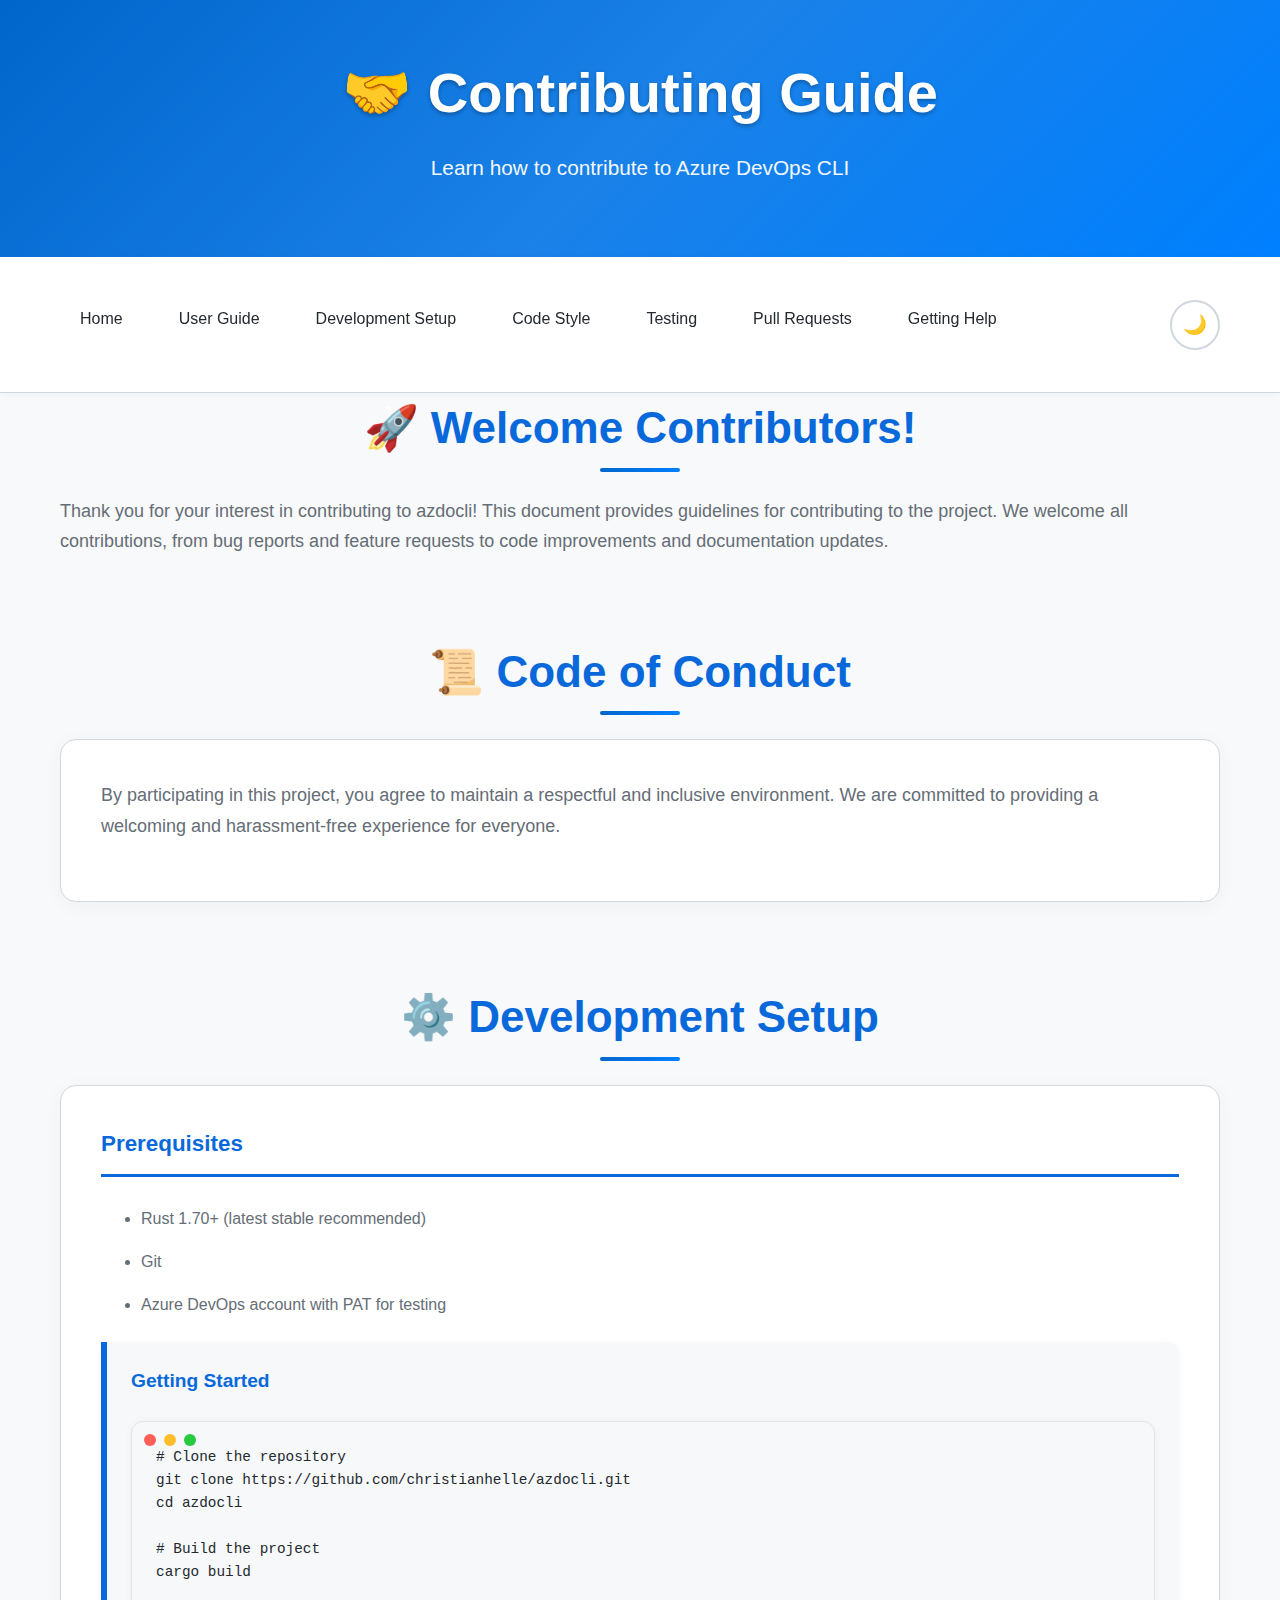
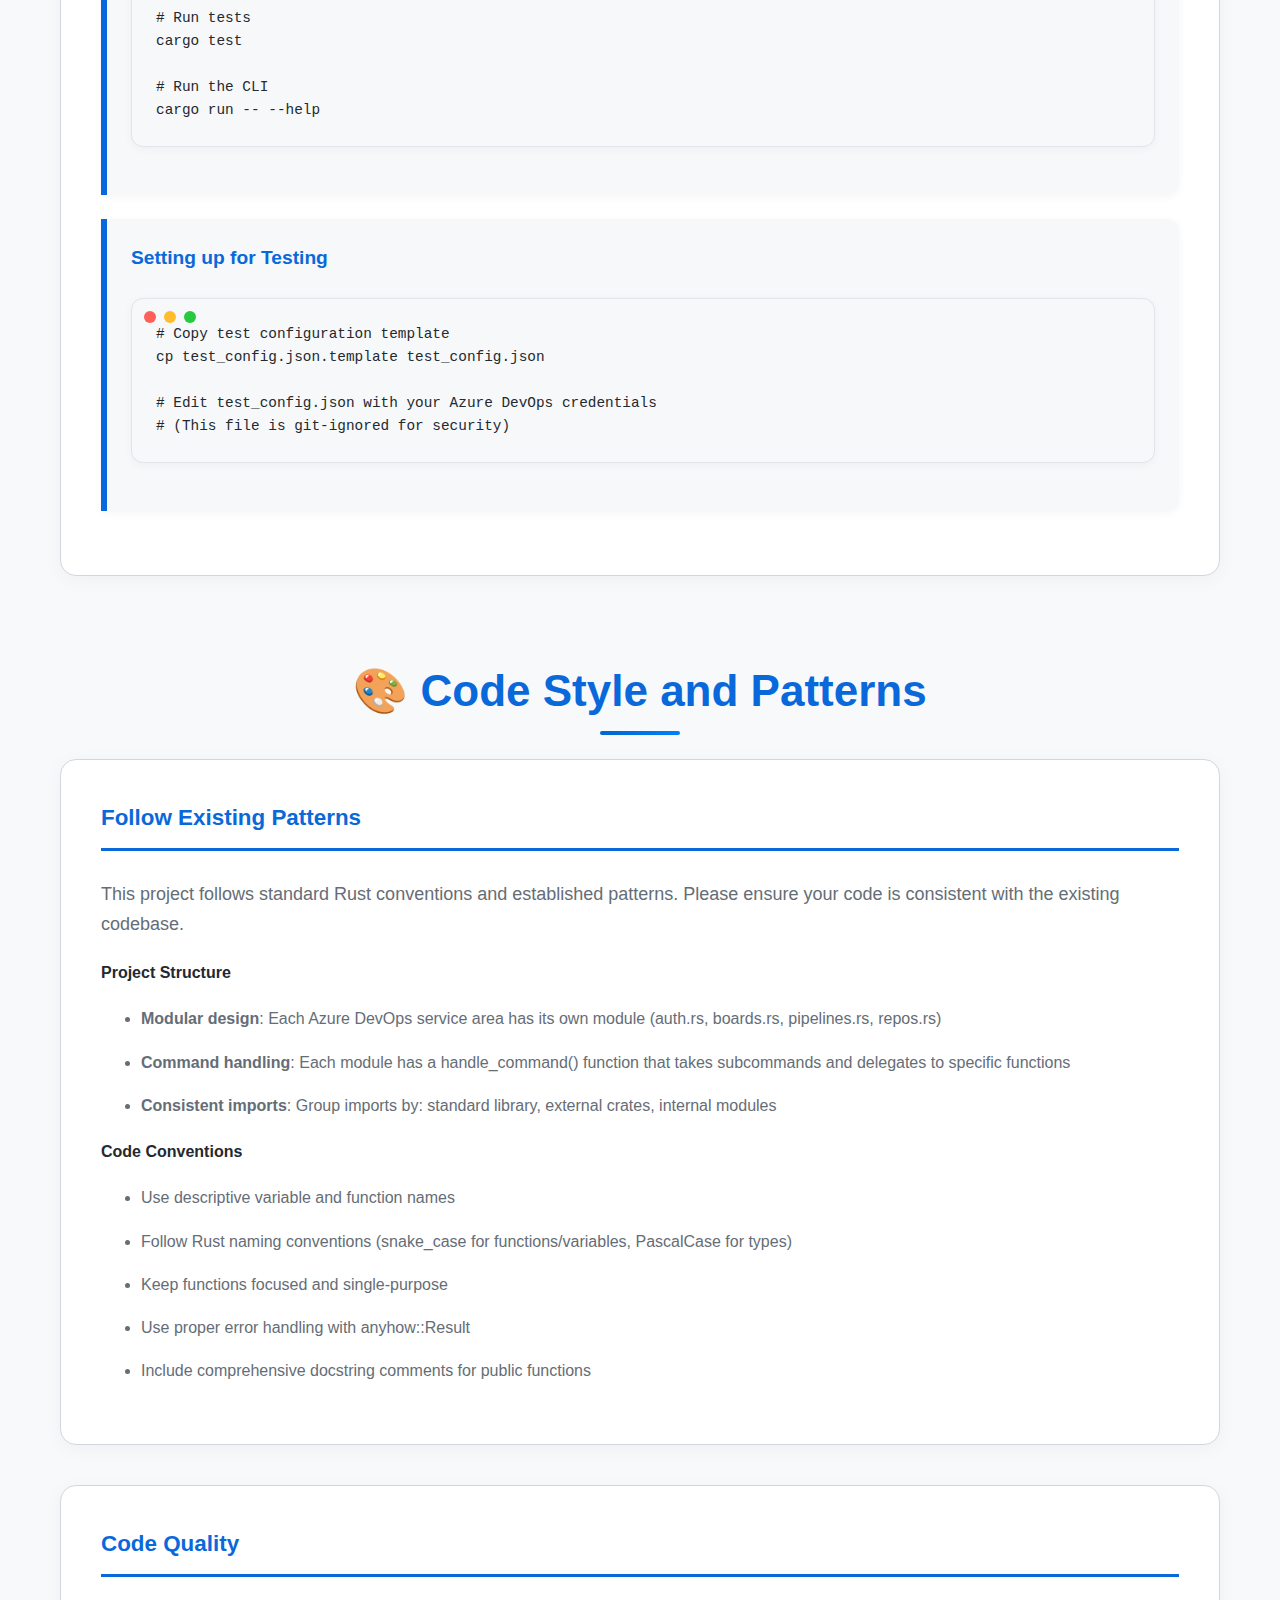
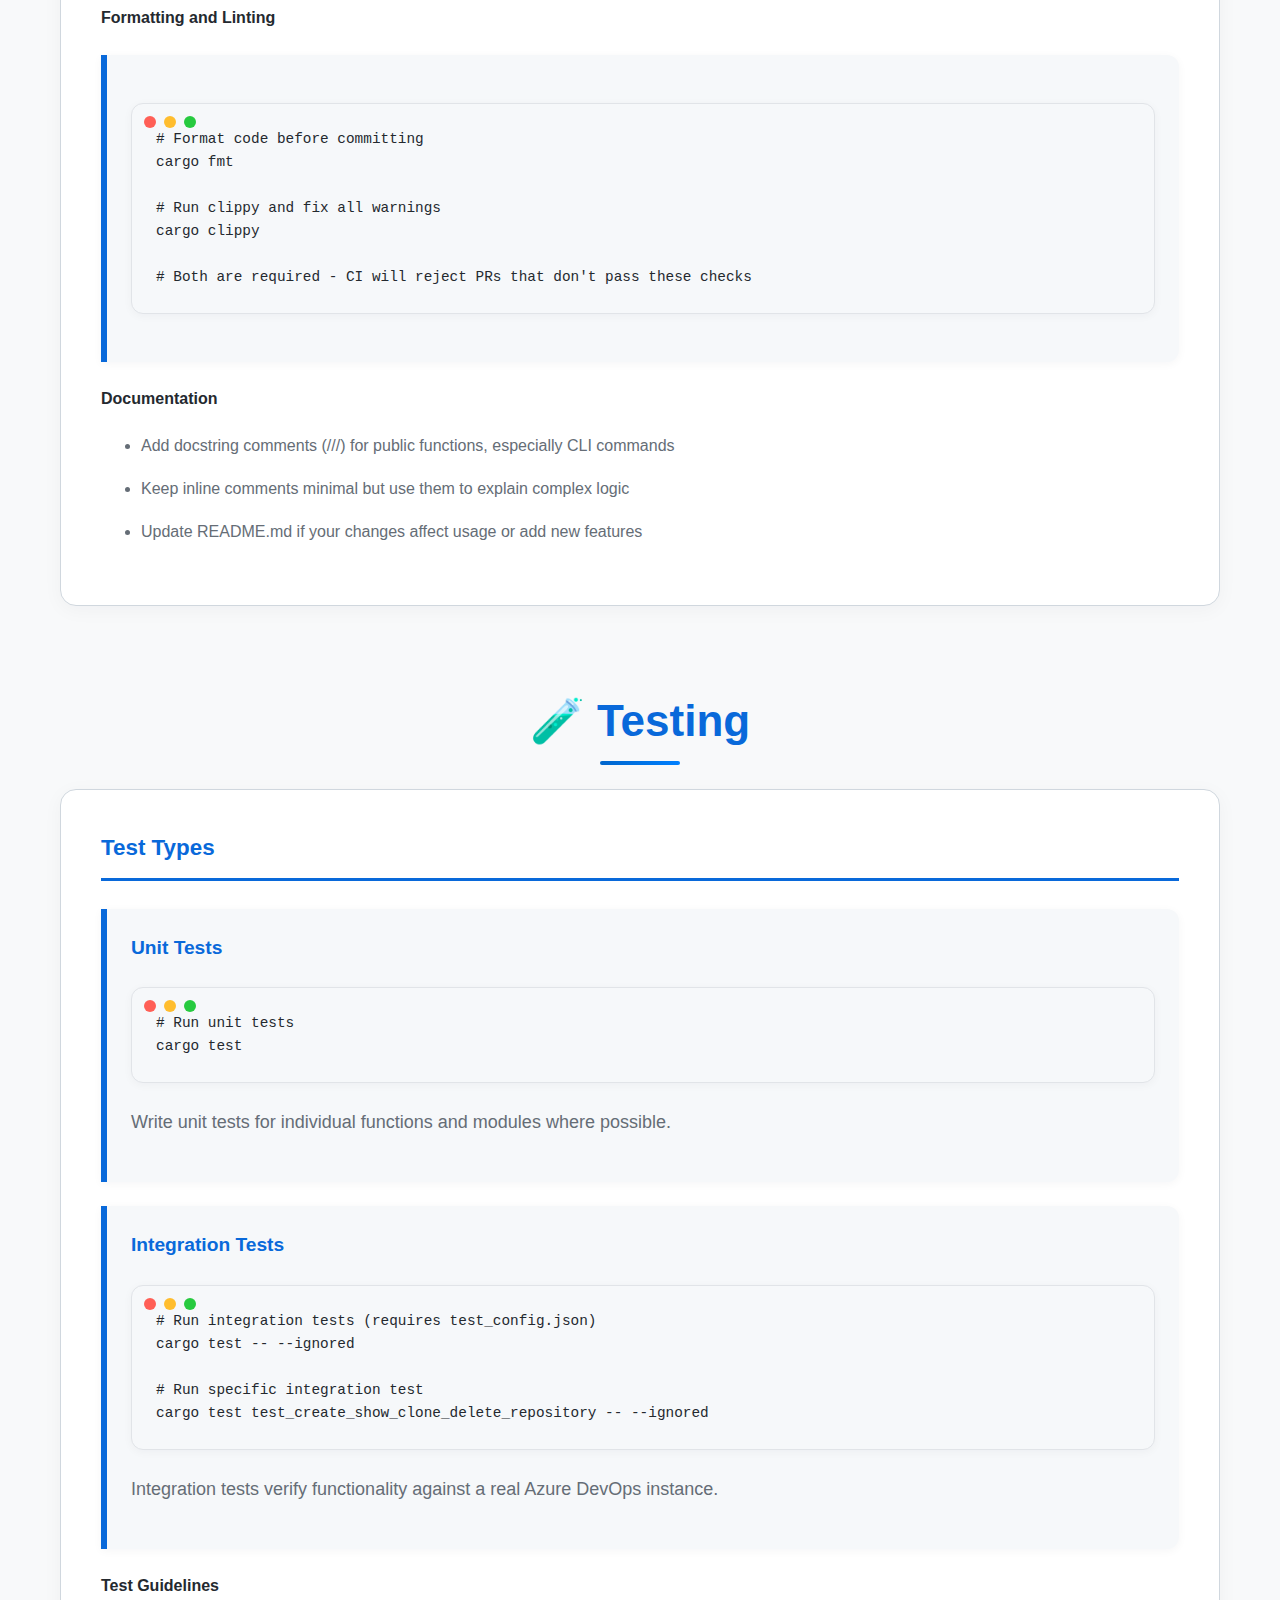
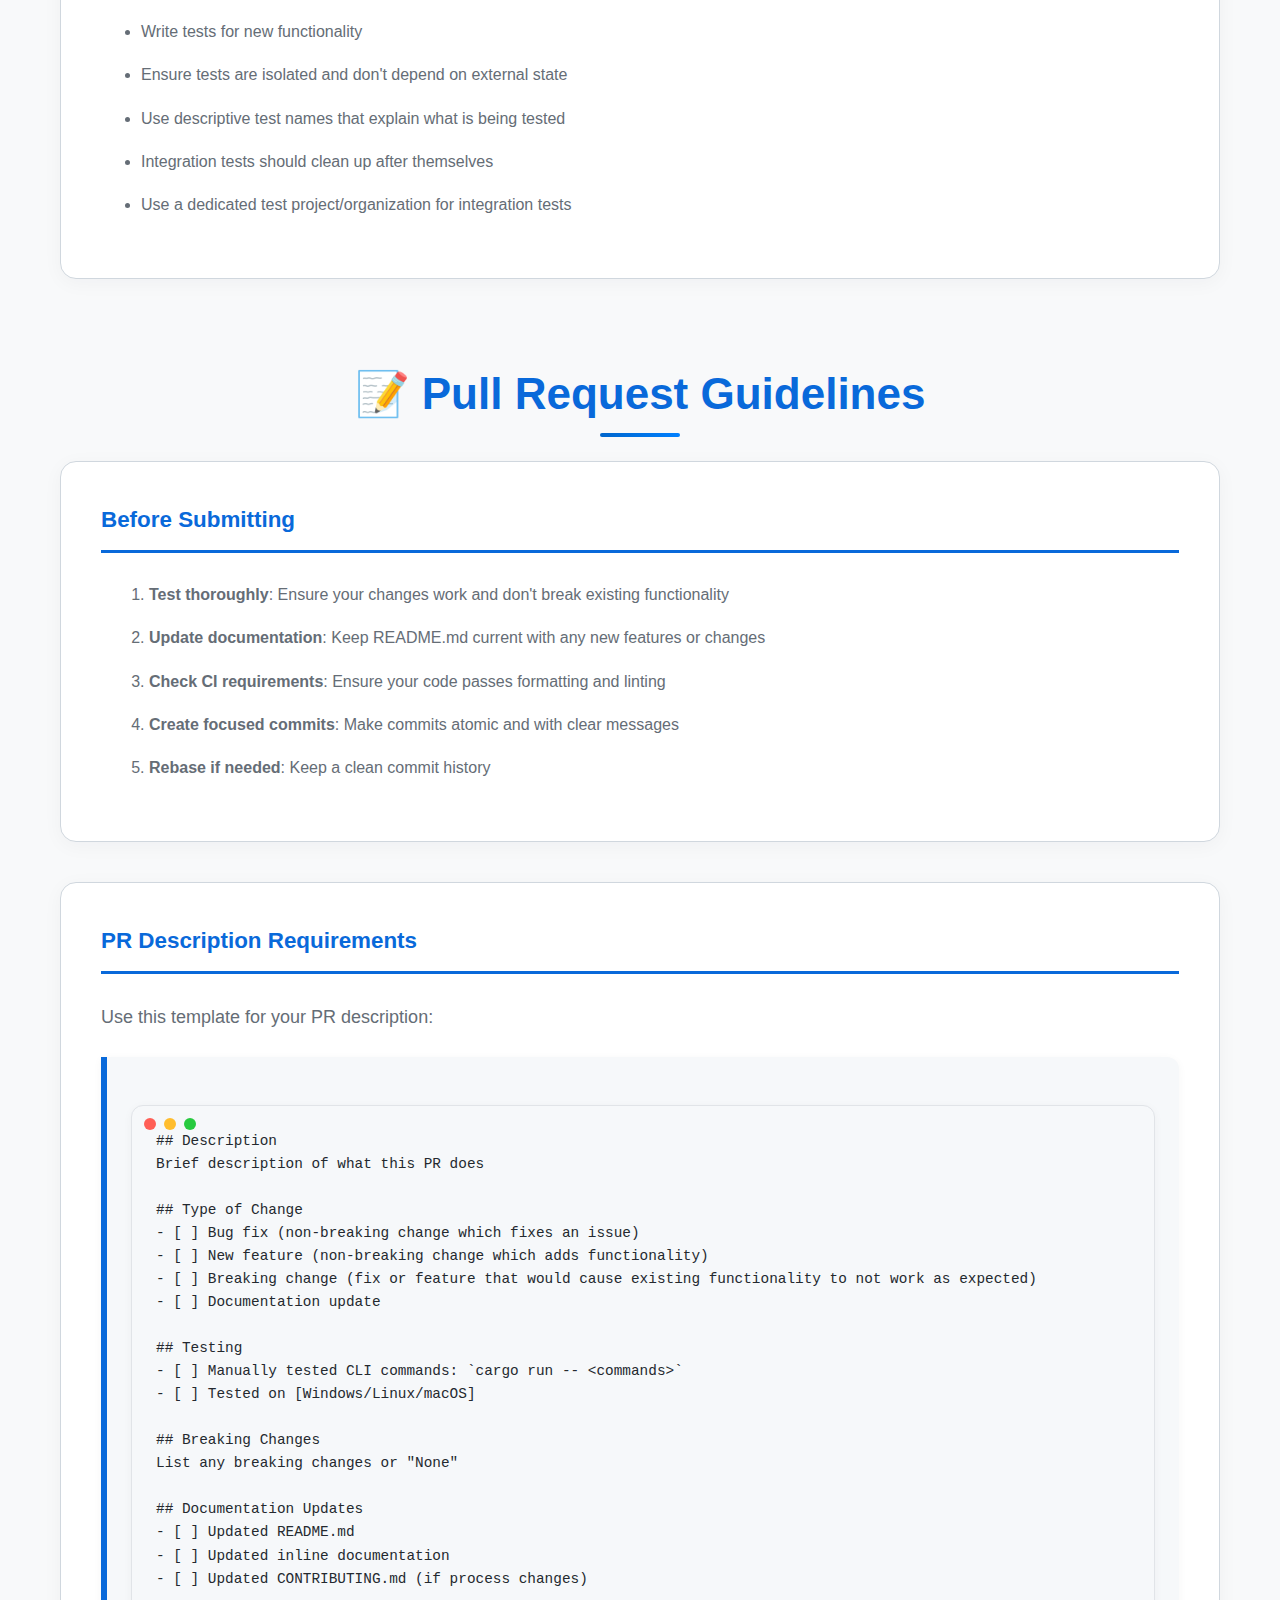
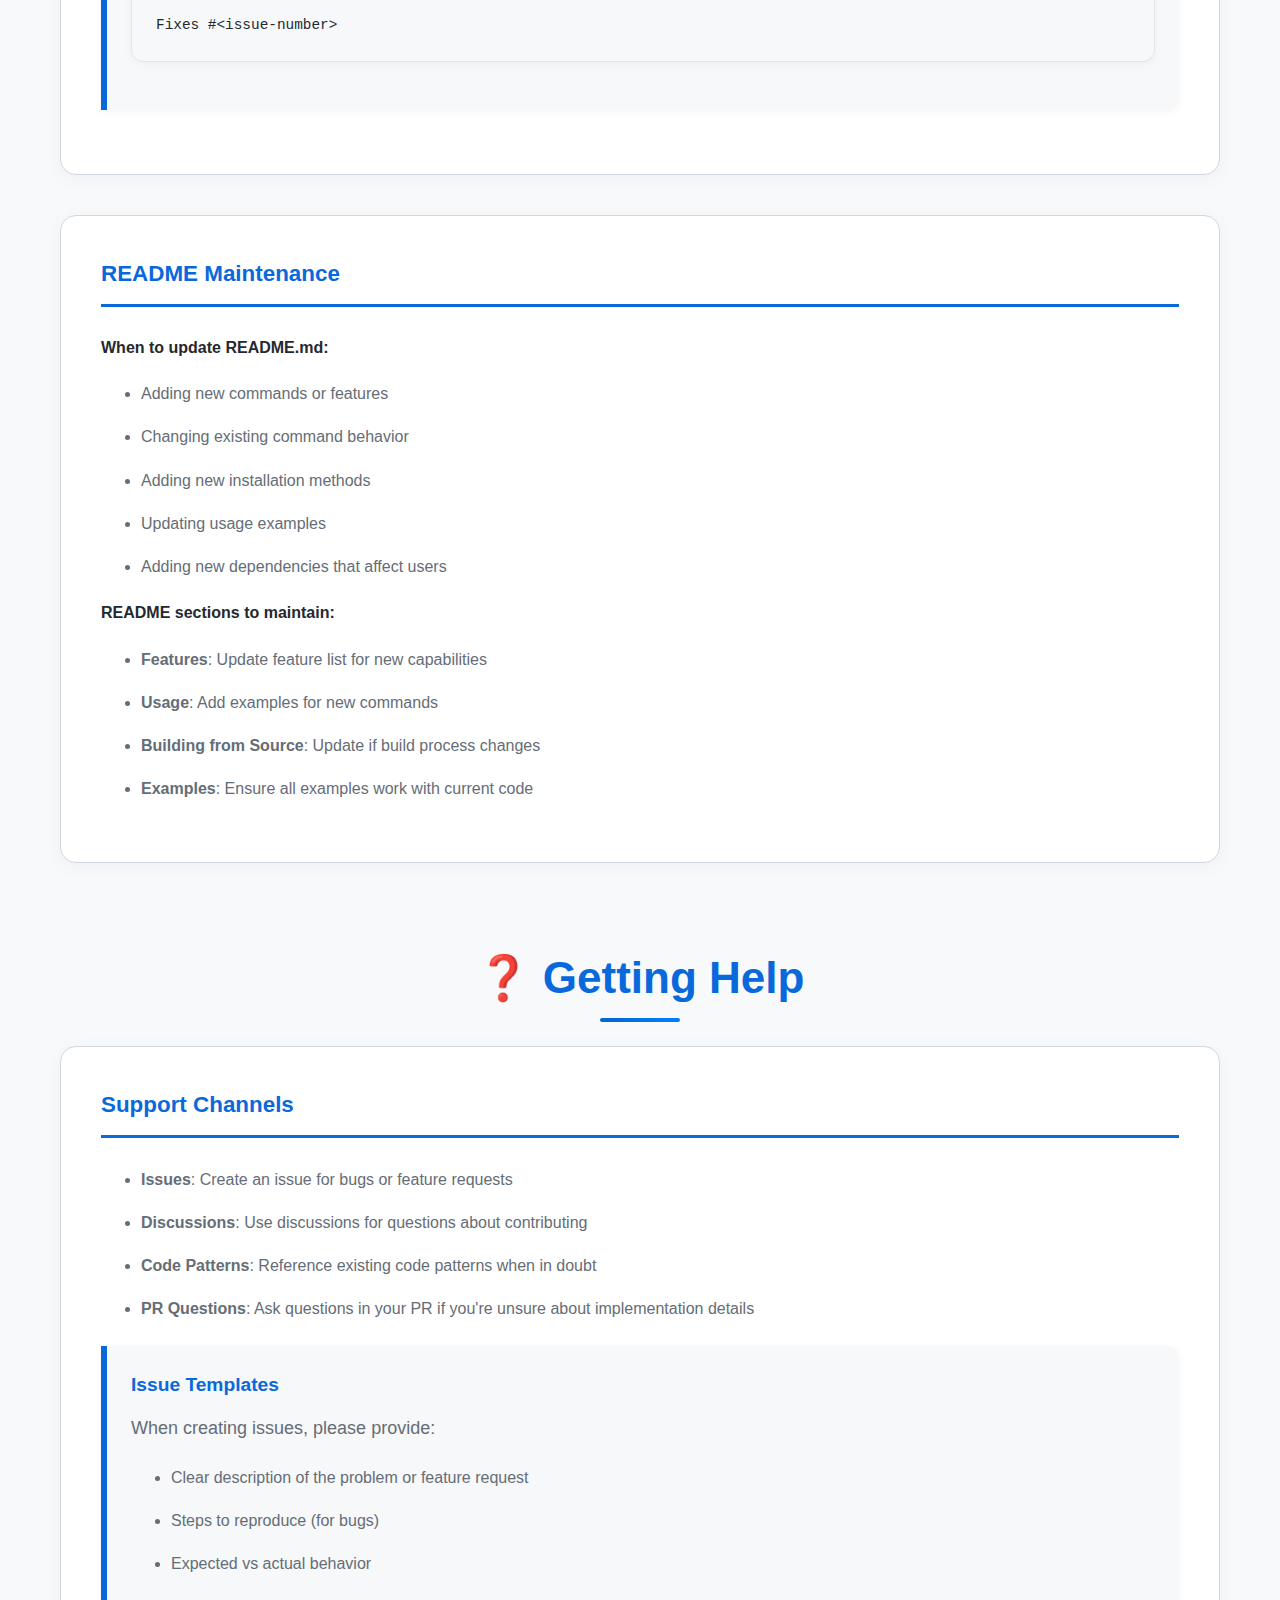
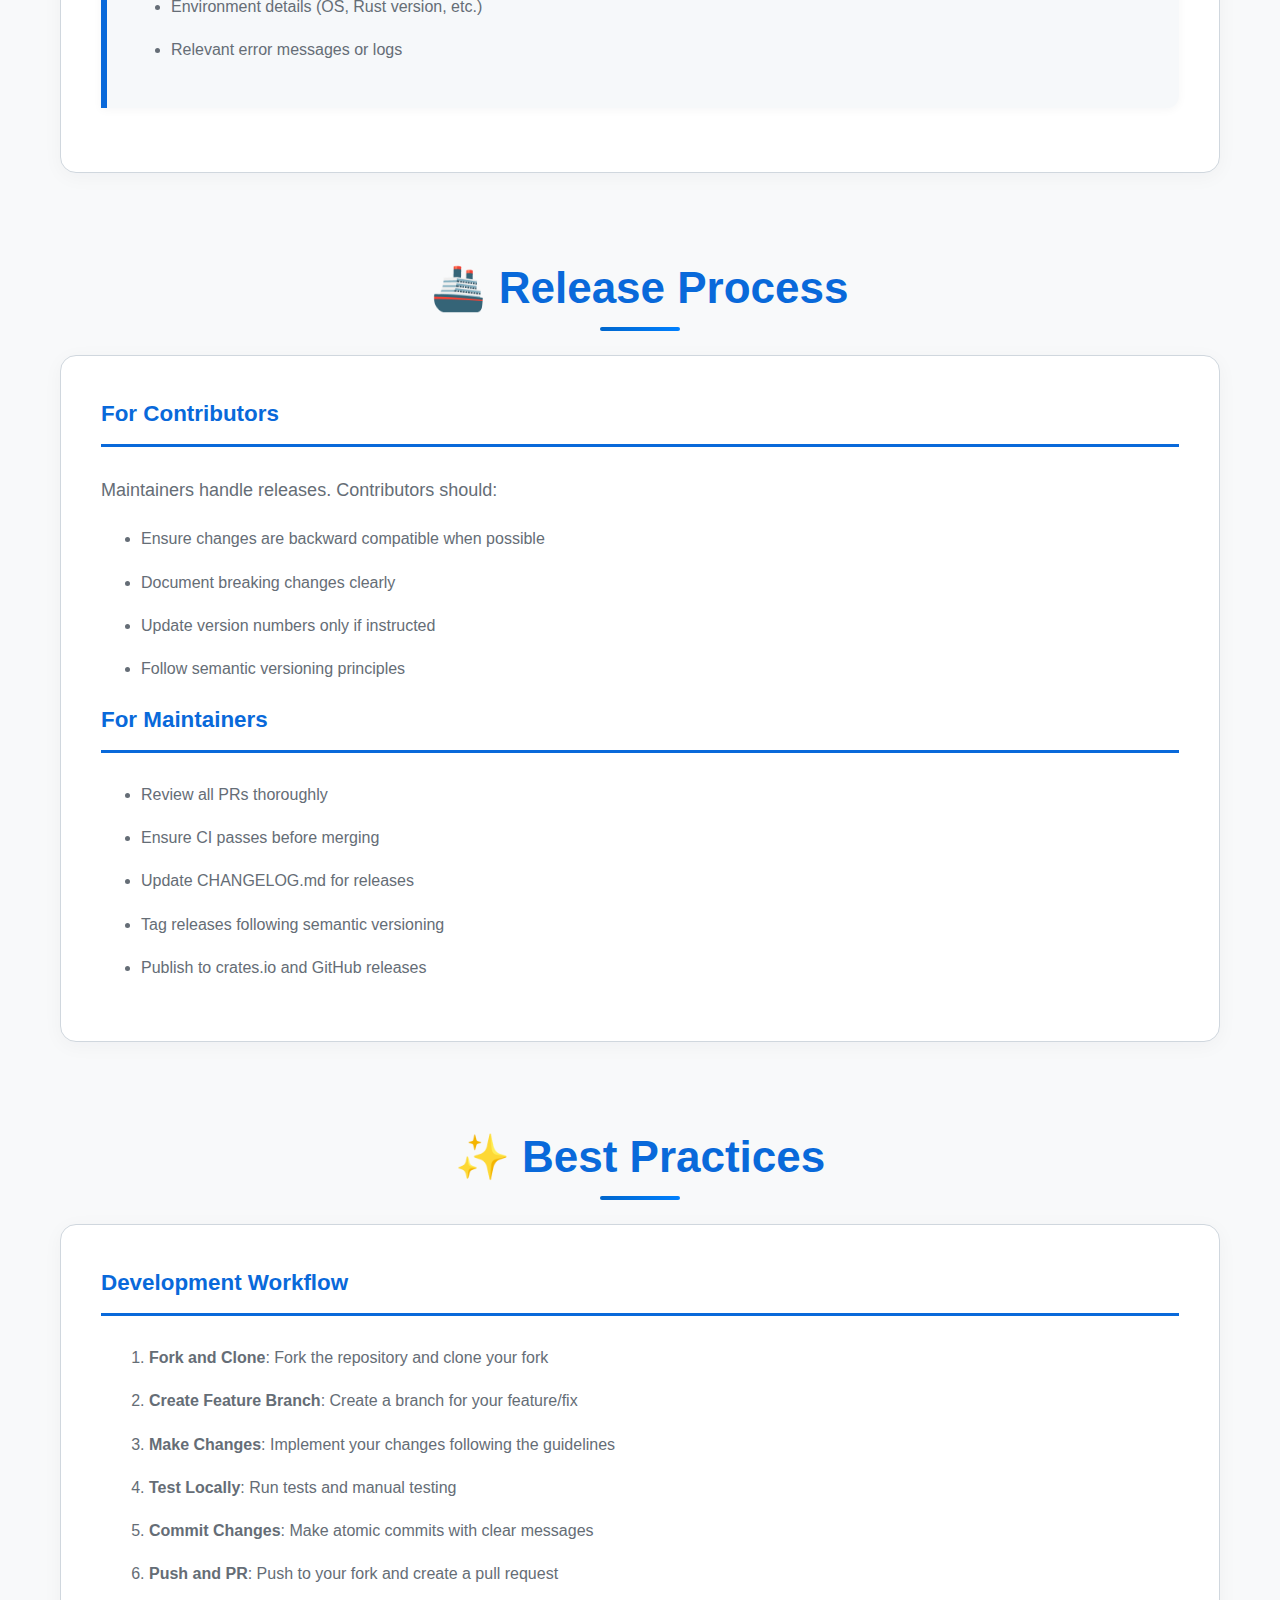
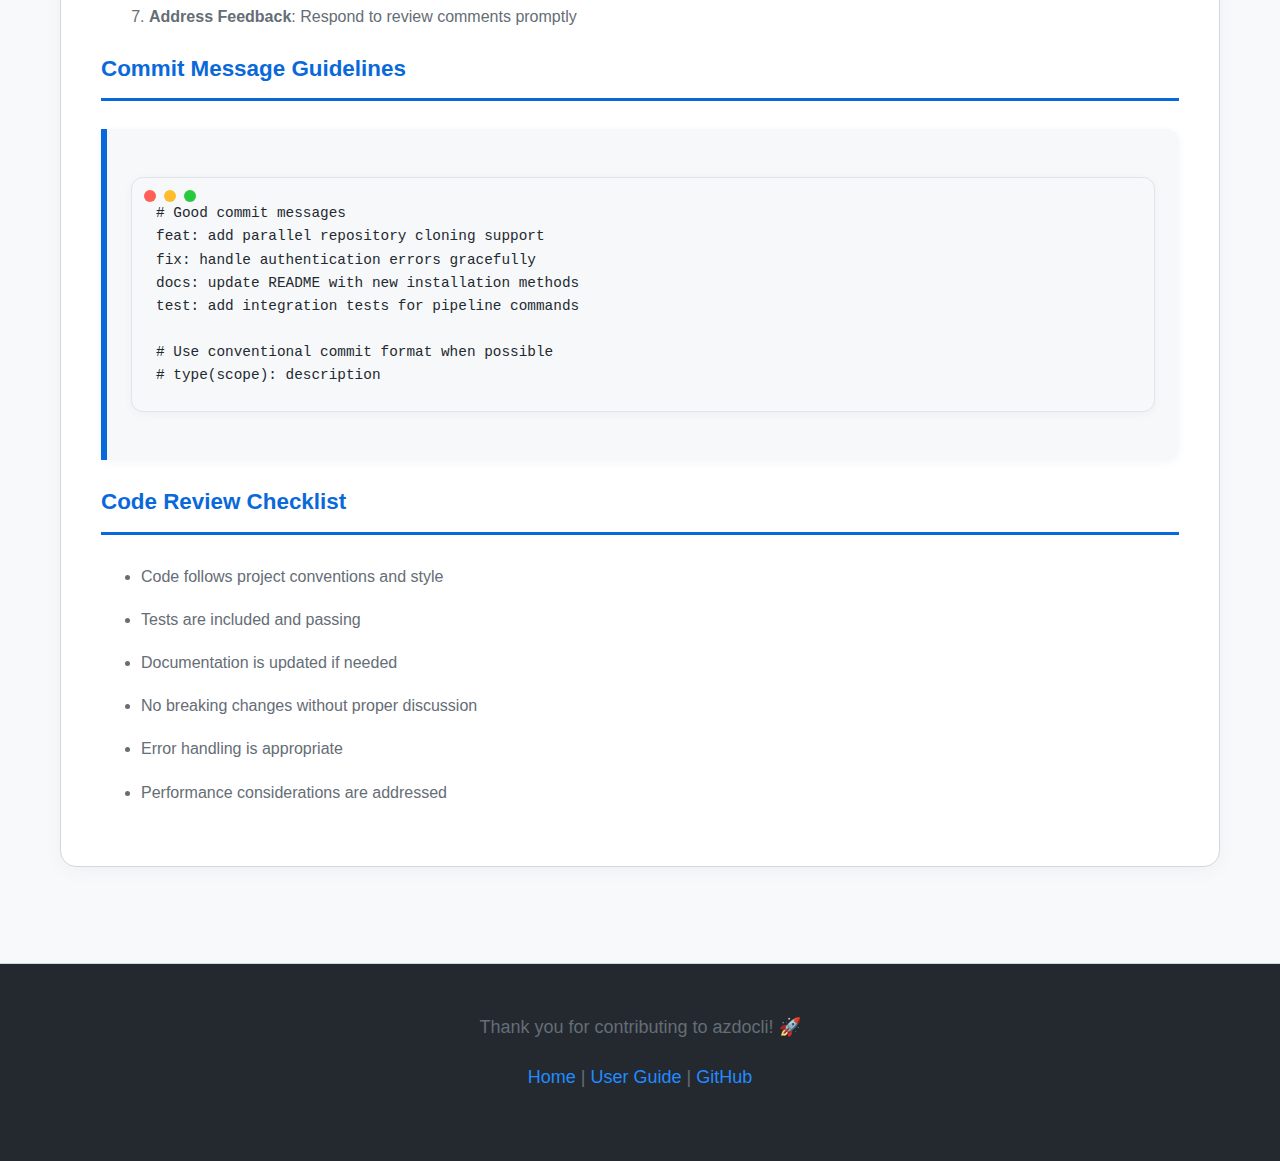
<file: docs/contributing.html>
<!DOCTYPE html>
<html lang="en">
<head>
    <meta charset="UTF-8">
    <meta name="viewport" content="width=device-width, initial-scale=1.0">
    <title>Contributing Guide - Azure DevOps CLI</title>
    <link rel="stylesheet" href="styles.css">
</head>
<body>
    <header>
        <div class="container">
            <h1>🤝 Contributing Guide</h1>
            <p class="subtitle">Learn how to contribute to Azure DevOps CLI</p>
        </div>
    </header>

    <nav>
        <div class="container">
            <ul>
                <li><a href="index.html">Home</a></li>
                <li><a href="user-guide.html">User Guide</a></li>
                <li><a href="#setup">Development Setup</a></li>
                <li><a href="#code-style">Code Style</a></li>
                <li><a href="#testing">Testing</a></li>
                <li><a href="#pull-requests">Pull Requests</a></li>
                <li><a href="#getting-help">Getting Help</a></li>
            </ul>
            <button class="theme-toggle" onclick="toggleTheme()" aria-label="Toggle dark mode">
                🌙
            </button>
        </div>
    </nav>

    <main class="container">
        <section id="overview">
            <h2>🚀 Welcome Contributors!</h2>
            <p>Thank you for your interest in contributing to azdocli! This document provides guidelines for contributing to the project. We welcome all contributions, from bug reports and feature requests to code improvements and documentation updates.</p>
        </section>

        <section id="code-of-conduct">
            <h2>📜 Code of Conduct</h2>
            <div class="command-section">
                <p>By participating in this project, you agree to maintain a respectful and inclusive environment. We are committed to providing a welcoming and harassment-free experience for everyone.</p>
            </div>
        </section>

        <section id="setup">
            <h2>⚙️ Development Setup</h2>
            <div class="command-section">
                <h3>Prerequisites</h3>
                <ul>
                    <li>Rust 1.70+ (latest stable recommended)</li>
                    <li>Git</li>
                    <li>Azure DevOps account with PAT for testing</li>
                </ul>

                <div class="command-example">
                    <h4>Getting Started</h4>
                    <pre><code># Clone the repository
git clone https://github.com/christianhelle/azdocli.git
cd azdocli

# Build the project
cargo build

# Run tests
cargo test

# Run the CLI
cargo run -- --help</code></pre>
                </div>

                <div class="command-example">
                    <h4>Setting up for Testing</h4>
                    <pre><code># Copy test configuration template
cp test_config.json.template test_config.json

# Edit test_config.json with your Azure DevOps credentials
# (This file is git-ignored for security)</code></pre>
                </div>
            </div>
        </section>

        <section id="code-style">
            <h2>🎨 Code Style and Patterns</h2>
            
            <div class="command-section">
                <h3>Follow Existing Patterns</h3>
                <p>This project follows standard Rust conventions and established patterns. Please ensure your code is consistent with the existing codebase.</p>

                <h4>Project Structure</h4>
                <ul>
                    <li><strong>Modular design</strong>: Each Azure DevOps service area has its own module (auth.rs, boards.rs, pipelines.rs, repos.rs)</li>
                    <li><strong>Command handling</strong>: Each module has a handle_command() function that takes subcommands and delegates to specific functions</li>
                    <li><strong>Consistent imports</strong>: Group imports by: standard library, external crates, internal modules</li>
                </ul>

                <h4>Code Conventions</h4>
                <ul>
                    <li>Use descriptive variable and function names</li>
                    <li>Follow Rust naming conventions (snake_case for functions/variables, PascalCase for types)</li>
                    <li>Keep functions focused and single-purpose</li>
                    <li>Use proper error handling with anyhow::Result</li>
                    <li>Include comprehensive docstring comments for public functions</li>
                </ul>
            </div>

            <div class="command-section">
                <h3>Code Quality</h3>
                
                <h4>Formatting and Linting</h4>
                <div class="command-example">
                    <pre><code># Format code before committing
cargo fmt

# Run clippy and fix all warnings
cargo clippy

# Both are required - CI will reject PRs that don't pass these checks</code></pre>
                </div>

                <h4>Documentation</h4>
                <ul>
                    <li>Add docstring comments (///) for public functions, especially CLI commands</li>
                    <li>Keep inline comments minimal but use them to explain complex logic</li>
                    <li>Update README.md if your changes affect usage or add new features</li>
                </ul>
            </div>
        </section>

        <section id="testing">
            <h2>🧪 Testing</h2>
            <div class="command-section">
                <h3>Test Types</h3>
                
                <div class="command-example">
                    <h4>Unit Tests</h4>
                    <pre><code># Run unit tests
cargo test</code></pre>
                    <p>Write unit tests for individual functions and modules where possible.</p>
                </div>

                <div class="command-example">
                    <h4>Integration Tests</h4>
                    <pre><code># Run integration tests (requires test_config.json)
cargo test -- --ignored

# Run specific integration test
cargo test test_create_show_clone_delete_repository -- --ignored</code></pre>
                    <p>Integration tests verify functionality against a real Azure DevOps instance.</p>
                </div>

                <h4>Test Guidelines</h4>
                <ul>
                    <li>Write tests for new functionality</li>
                    <li>Ensure tests are isolated and don't depend on external state</li>
                    <li>Use descriptive test names that explain what is being tested</li>
                    <li>Integration tests should clean up after themselves</li>
                    <li>Use a dedicated test project/organization for integration tests</li>
                </ul>
            </div>
        </section>

        <section id="pull-requests">
            <h2>📝 Pull Request Guidelines</h2>
            
            <div class="command-section">
                <h3>Before Submitting</h3>
                <ol>
                    <li><strong>Test thoroughly</strong>: Ensure your changes work and don't break existing functionality</li>
                    <li><strong>Update documentation</strong>: Keep README.md current with any new features or changes</li>
                    <li><strong>Check CI requirements</strong>: Ensure your code passes formatting and linting</li>
                    <li><strong>Create focused commits</strong>: Make commits atomic and with clear messages</li>
                    <li><strong>Rebase if needed</strong>: Keep a clean commit history</li>
                </ol>
            </div>

            <div class="command-section">
                <h3>PR Description Requirements</h3>
                <p>Use this template for your PR description:</p>
                
                <div class="command-example">
                    <pre><code>## Description
Brief description of what this PR does

## Type of Change
- [ ] Bug fix (non-breaking change which fixes an issue)
- [ ] New feature (non-breaking change which adds functionality)
- [ ] Breaking change (fix or feature that would cause existing functionality to not work as expected)
- [ ] Documentation update

## Testing
- [ ] Manually tested CLI commands: `cargo run -- &lt;commands&gt;`
- [ ] Tested on [Windows/Linux/macOS]

## Breaking Changes
List any breaking changes or "None"

## Documentation Updates
- [ ] Updated README.md
- [ ] Updated inline documentation
- [ ] Updated CONTRIBUTING.md (if process changes)

Fixes #&lt;issue-number&gt;</code></pre>
                </div>
            </div>

            <div class="command-section">
                <h3>README Maintenance</h3>
                
                <h4>When to update README.md:</h4>
                <ul>
                    <li>Adding new commands or features</li>
                    <li>Changing existing command behavior</li>
                    <li>Adding new installation methods</li>
                    <li>Updating usage examples</li>
                    <li>Adding new dependencies that affect users</li>
                </ul>

                <h4>README sections to maintain:</h4>
                <ul>
                    <li><strong>Features</strong>: Update feature list for new capabilities</li>
                    <li><strong>Usage</strong>: Add examples for new commands</li>
                    <li><strong>Building from Source</strong>: Update if build process changes</li>
                    <li><strong>Examples</strong>: Ensure all examples work with current code</li>
                </ul>
            </div>
        </section>

        <section id="getting-help">
            <h2>❓ Getting Help</h2>
            <div class="command-section">
                <h3>Support Channels</h3>
                <ul>
                    <li><strong>Issues</strong>: Create an issue for bugs or feature requests</li>
                    <li><strong>Discussions</strong>: Use discussions for questions about contributing</li>
                    <li><strong>Code Patterns</strong>: Reference existing code patterns when in doubt</li>
                    <li><strong>PR Questions</strong>: Ask questions in your PR if you're unsure about implementation details</li>
                </ul>

                <div class="command-example">
                    <h4>Issue Templates</h4>
                    <p>When creating issues, please provide:</p>
                    <ul>
                        <li>Clear description of the problem or feature request</li>
                        <li>Steps to reproduce (for bugs)</li>
                        <li>Expected vs actual behavior</li>
                        <li>Environment details (OS, Rust version, etc.)</li>
                        <li>Relevant error messages or logs</li>
                    </ul>
                </div>
            </div>
        </section>

        <section id="release-process">
            <h2>🚢 Release Process</h2>
            <div class="command-section">
                <h3>For Contributors</h3>
                <p>Maintainers handle releases. Contributors should:</p>
                <ul>
                    <li>Ensure changes are backward compatible when possible</li>
                    <li>Document breaking changes clearly</li>
                    <li>Update version numbers only if instructed</li>
                    <li>Follow semantic versioning principles</li>
                </ul>

                <h3>For Maintainers</h3>
                <ul>
                    <li>Review all PRs thoroughly</li>
                    <li>Ensure CI passes before merging</li>
                    <li>Update CHANGELOG.md for releases</li>
                    <li>Tag releases following semantic versioning</li>
                    <li>Publish to crates.io and GitHub releases</li>
                </ul>
            </div>
        </section>

        <section id="best-practices">
            <h2>✨ Best Practices</h2>
            <div class="command-section">
                <h3>Development Workflow</h3>
                <ol>
                    <li><strong>Fork and Clone</strong>: Fork the repository and clone your fork</li>
                    <li><strong>Create Feature Branch</strong>: Create a branch for your feature/fix</li>
                    <li><strong>Make Changes</strong>: Implement your changes following the guidelines</li>
                    <li><strong>Test Locally</strong>: Run tests and manual testing</li>
                    <li><strong>Commit Changes</strong>: Make atomic commits with clear messages</li>
                    <li><strong>Push and PR</strong>: Push to your fork and create a pull request</li>
                    <li><strong>Address Feedback</strong>: Respond to review comments promptly</li>
                </ol>

                <h3>Commit Message Guidelines</h3>
                <div class="command-example">
                    <pre><code># Good commit messages
feat: add parallel repository cloning support
fix: handle authentication errors gracefully
docs: update README with new installation methods
test: add integration tests for pipeline commands

# Use conventional commit format when possible
# type(scope): description</code></pre>
                </div>

                <h3>Code Review Checklist</h3>
                <ul>
                    <li>Code follows project conventions and style</li>
                    <li>Tests are included and passing</li>
                    <li>Documentation is updated if needed</li>
                    <li>No breaking changes without proper discussion</li>
                    <li>Error handling is appropriate</li>
                    <li>Performance considerations are addressed</li>
                </ul>
            </div>
        </section>
    </main>

    <footer>
        <div class="container">
            <p>Thank you for contributing to azdocli! 🚀</p>
            <p><a href="index.html">Home</a> | <a href="user-guide.html">User Guide</a> | <a href="https://github.com/christianhelle/azdocli">GitHub</a></p>
        </div>
    </footer>

    <script>
        // Dark mode toggle functionality
        function toggleTheme() {
            const currentTheme = document.documentElement.getAttribute('data-theme');
            const newTheme = currentTheme === 'dark' ? 'light' : 'dark';
            
            document.documentElement.setAttribute('data-theme', newTheme);
            localStorage.setItem('theme', newTheme);
            
            // Update toggle button icon
            const toggleButton = document.querySelector('.theme-toggle');
            toggleButton.textContent = newTheme === 'dark' ? '☀️' : '🌙';
        }

        // Initialize theme on page load
        function initTheme() {
            const savedTheme = localStorage.getItem('theme');
            const systemPrefersDark = window.matchMedia('(prefers-color-scheme: dark)').matches;
            const theme = savedTheme || (systemPrefersDark ? 'dark' : 'light');
            
            document.documentElement.setAttribute('data-theme', theme);
            
            // Update toggle button icon
            const toggleButton = document.querySelector('.theme-toggle');
            if (toggleButton) {
                toggleButton.textContent = theme === 'dark' ? '☀️' : '🌙';
            }
        }

        // Listen for system theme changes
        window.matchMedia('(prefers-color-scheme: dark)').addEventListener('change', (e) => {
            if (!localStorage.getItem('theme')) {
                const theme = e.matches ? 'dark' : 'light';
                document.documentElement.setAttribute('data-theme', theme);
                const toggleButton = document.querySelector('.theme-toggle');
                if (toggleButton) {
                    toggleButton.textContent = theme === 'dark' ? '☀️' : '🌙';
                }
            }
        });

        // Initialize theme when DOM is ready
        if (document.readyState === 'loading') {
            document.addEventListener('DOMContentLoaded', initTheme);
        } else {
            initTheme();
        }
    </script>
</body>
</html>
</file>
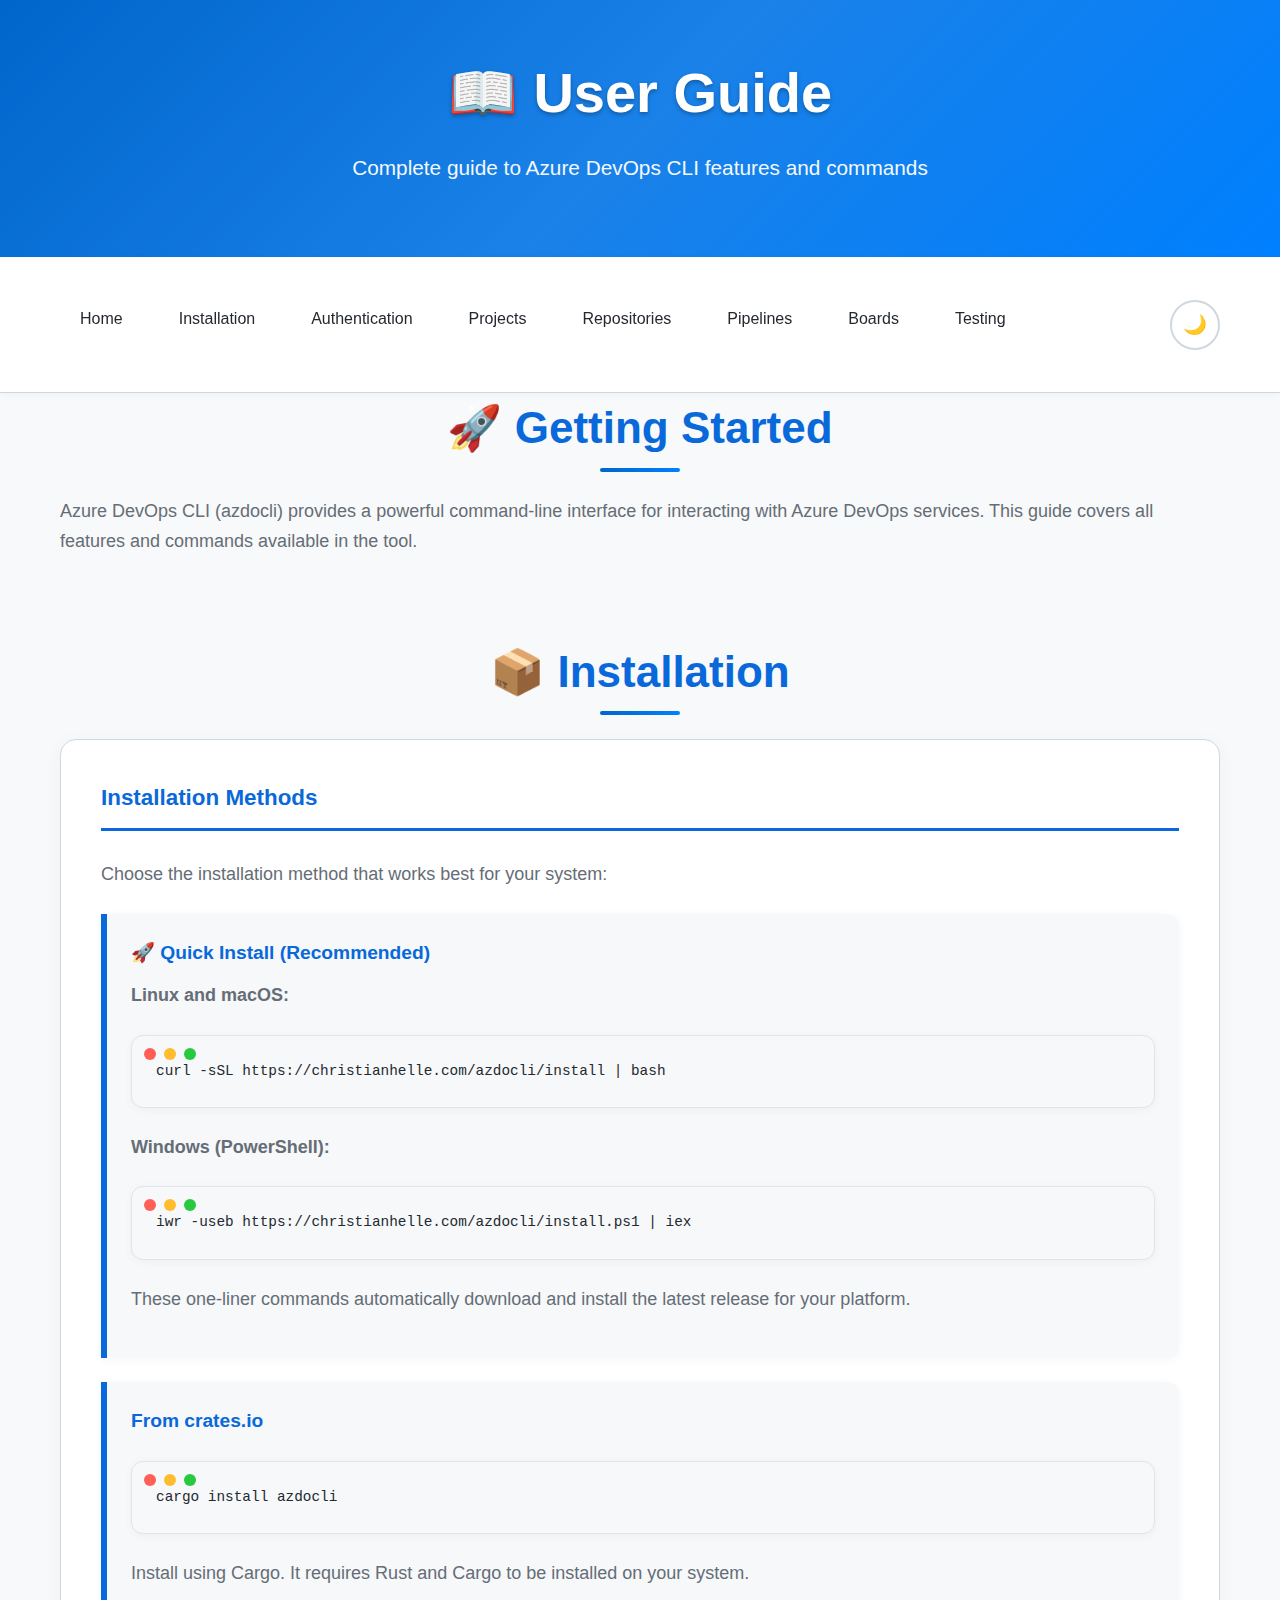
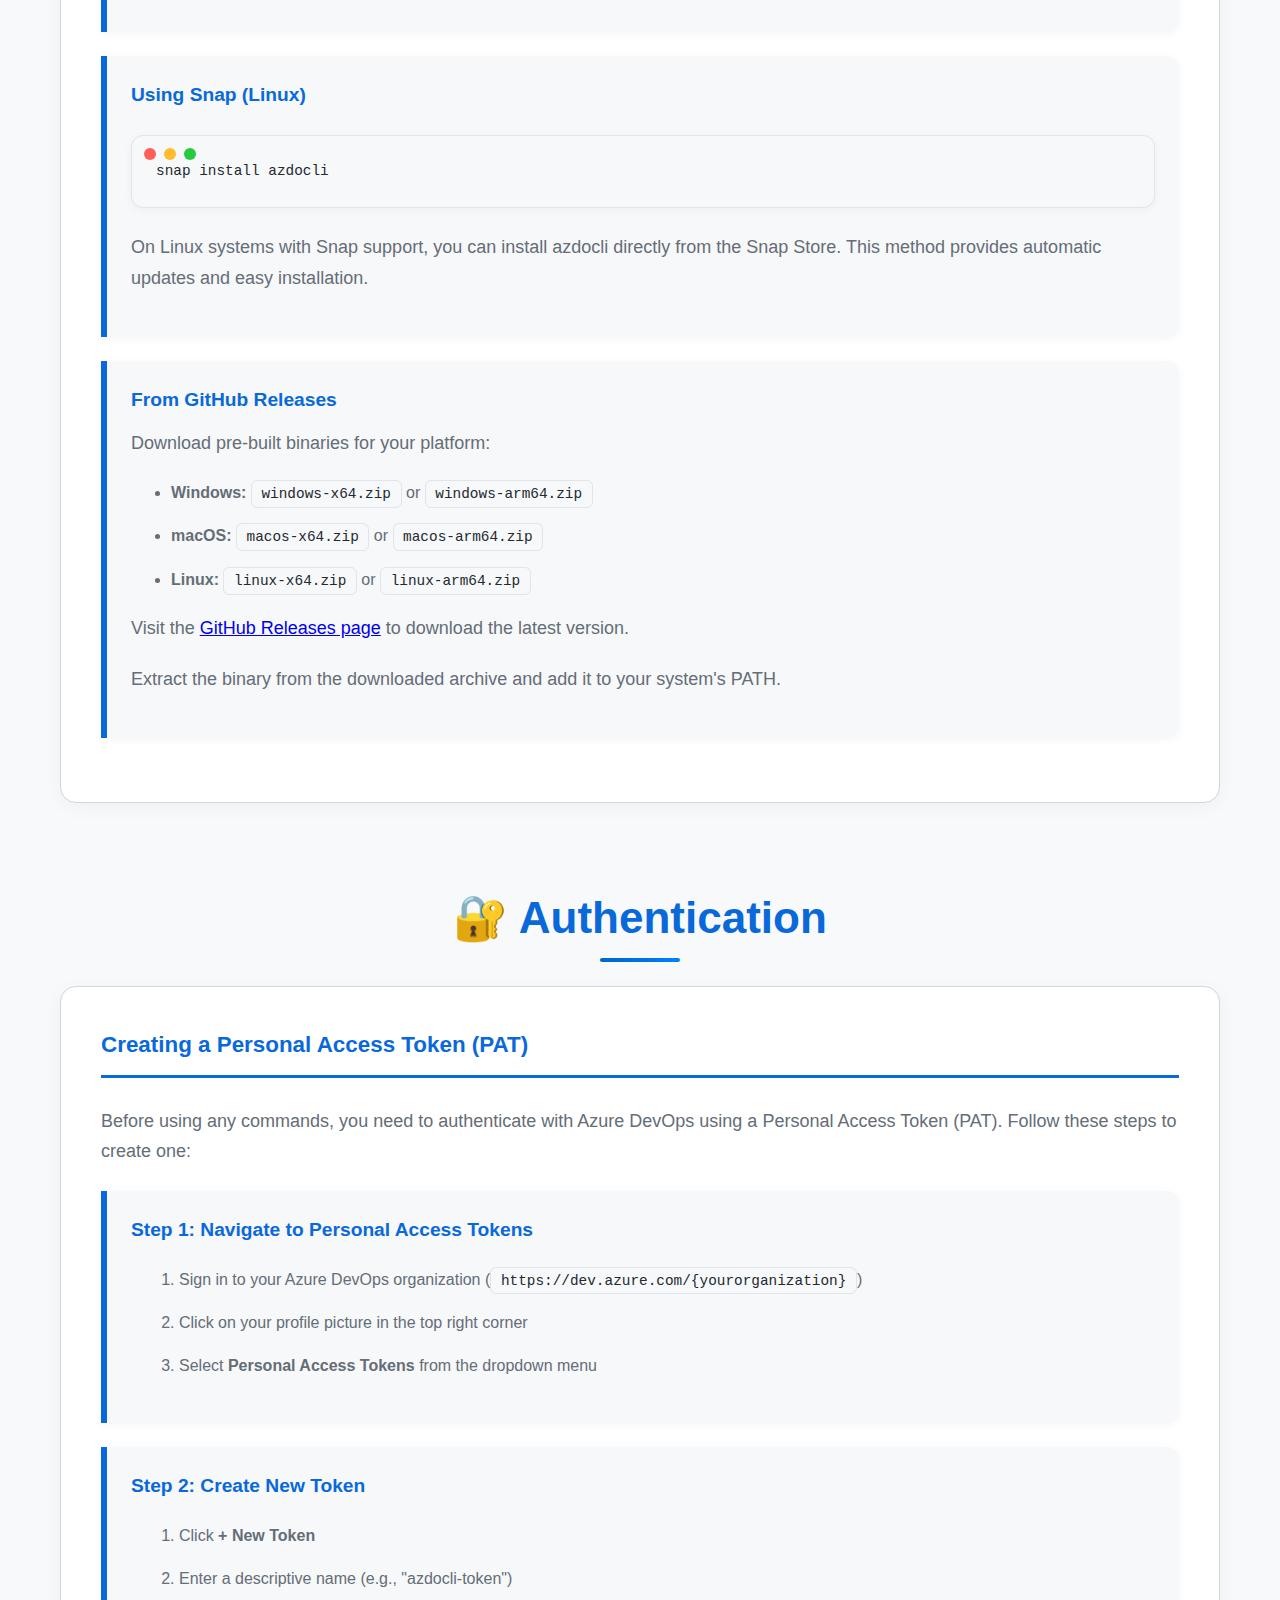
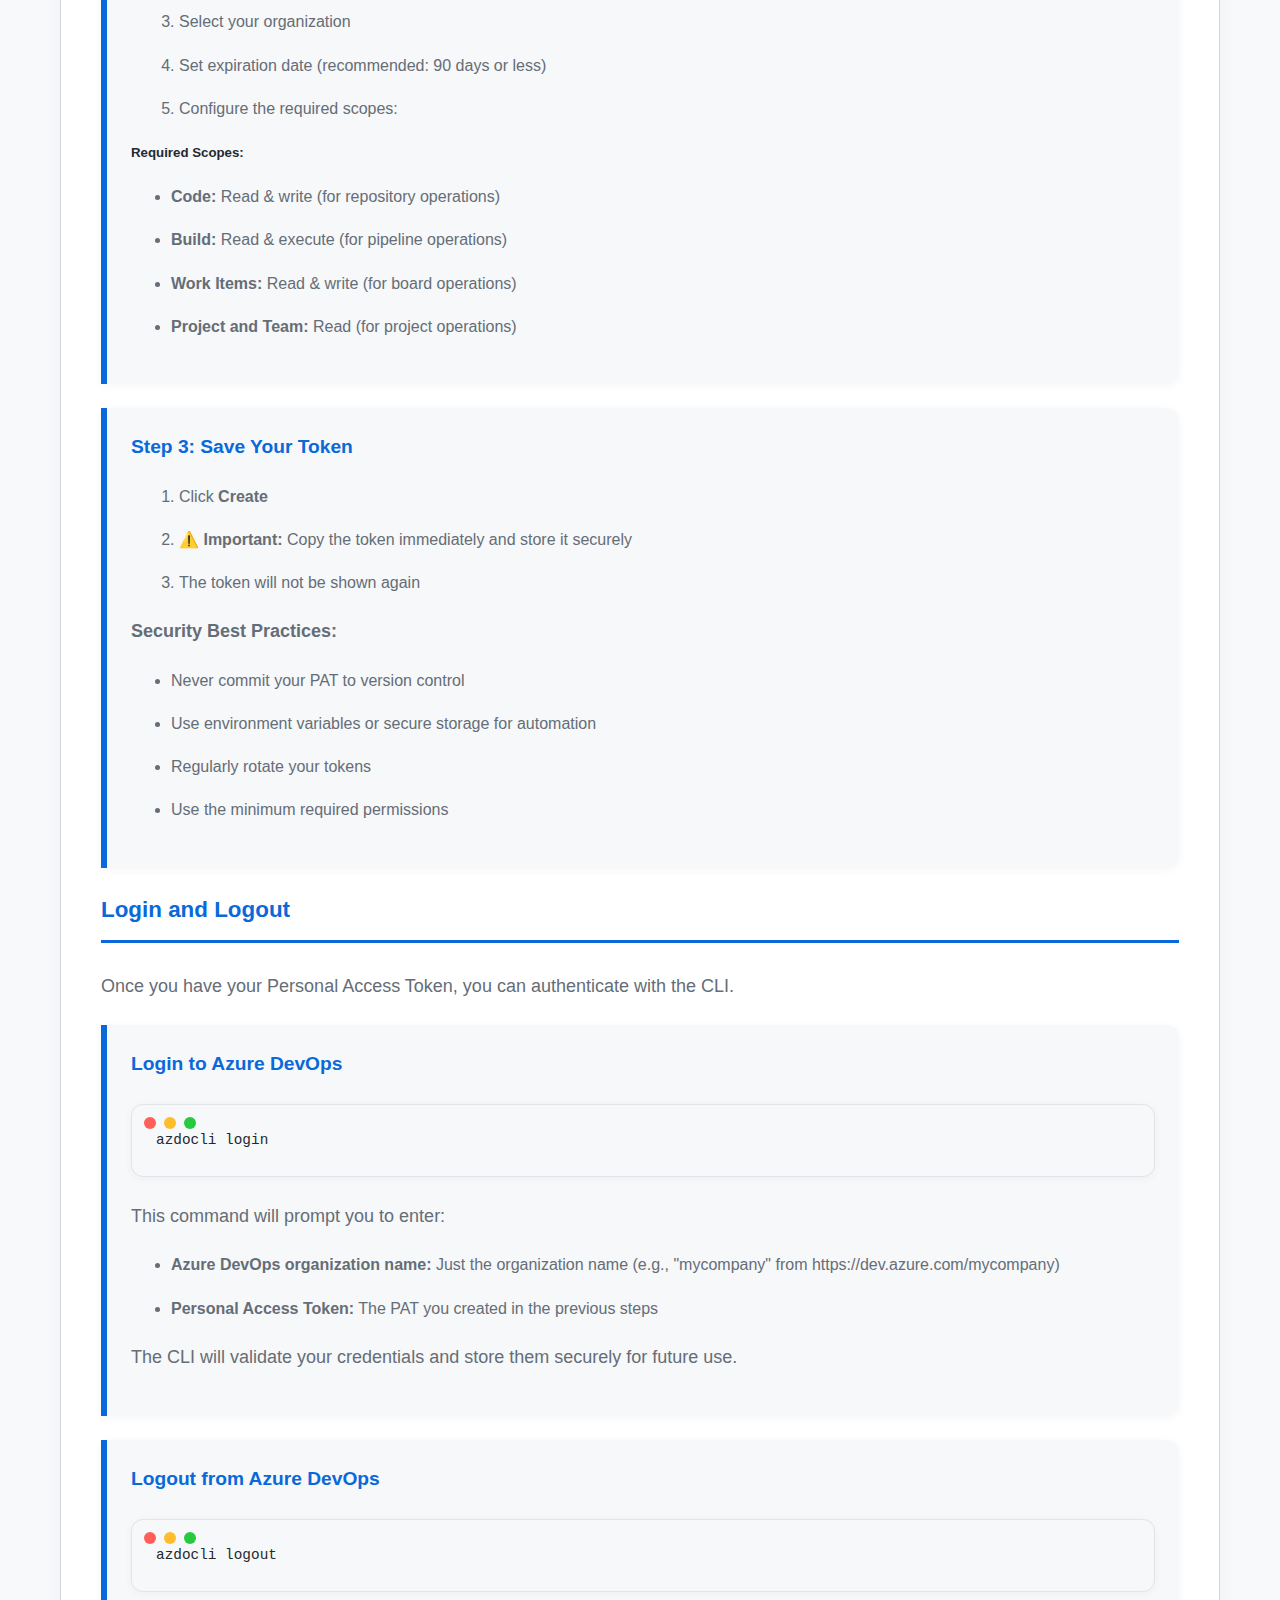
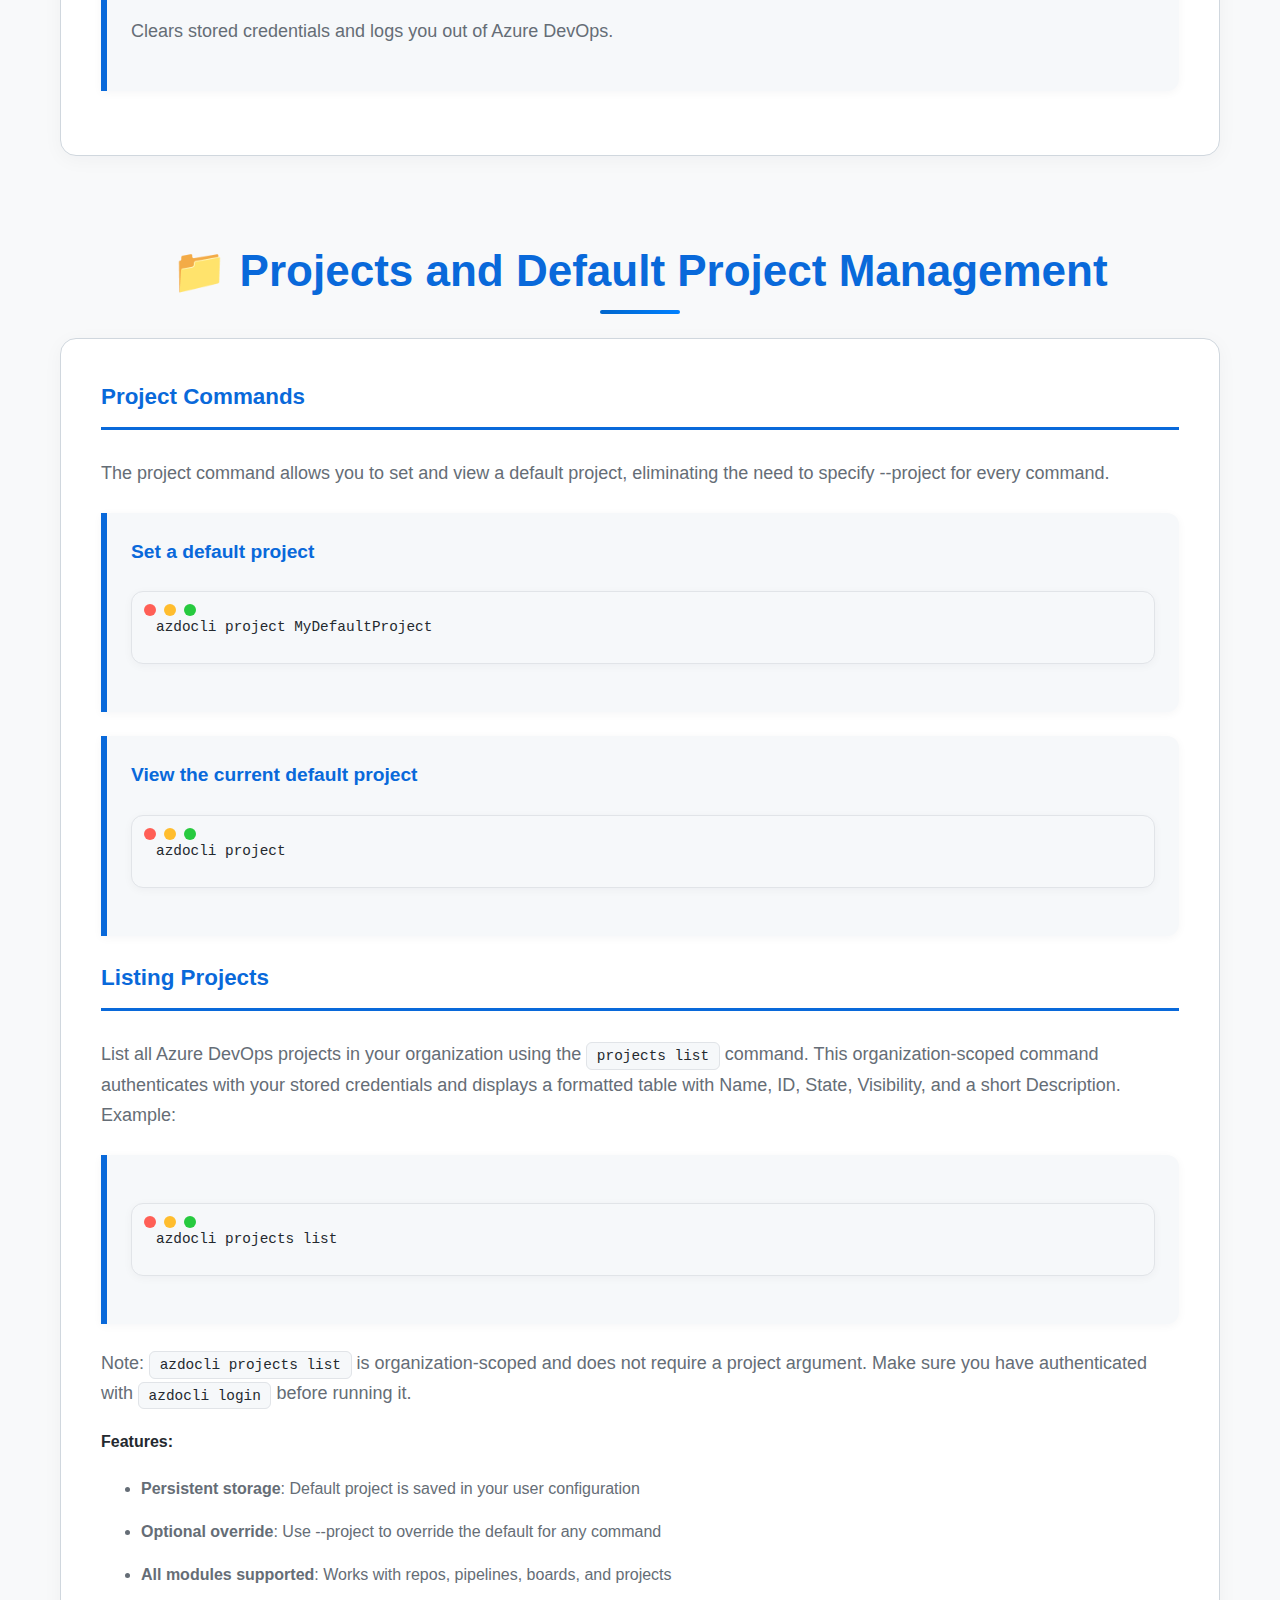
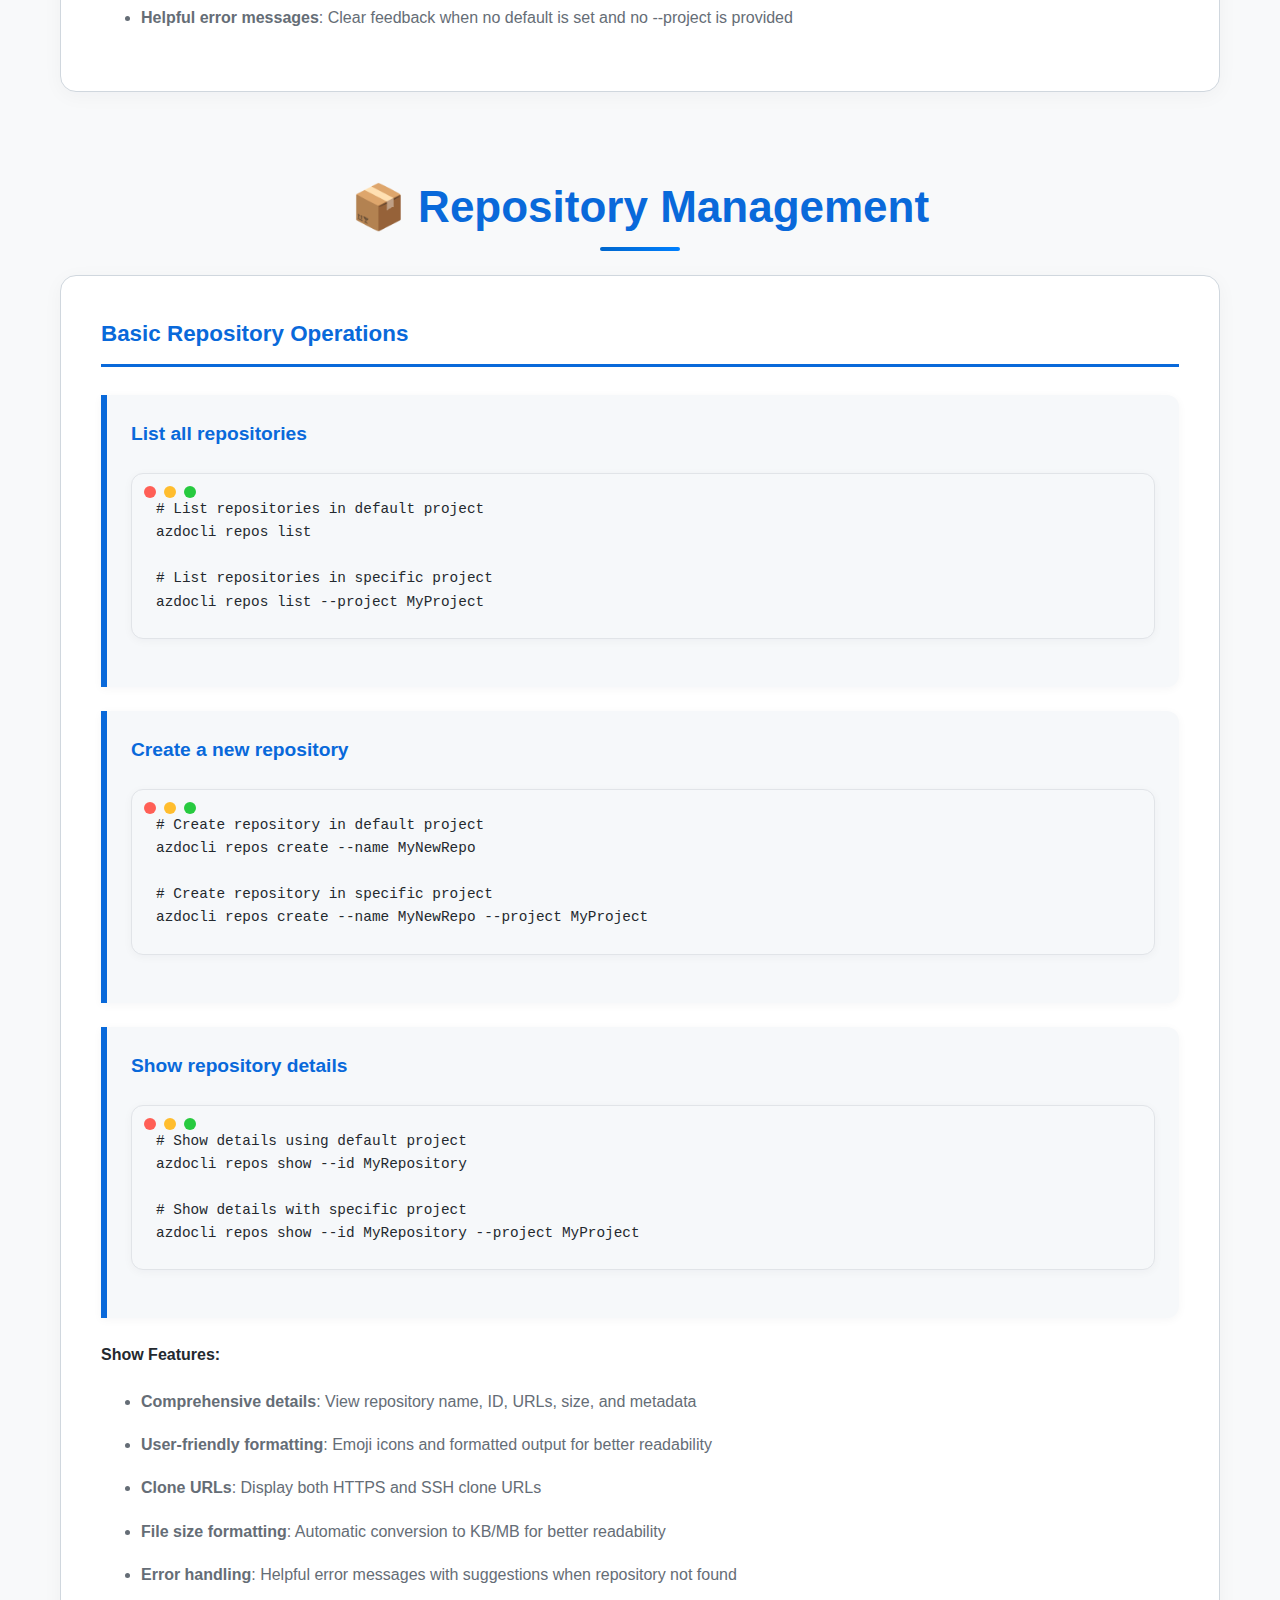
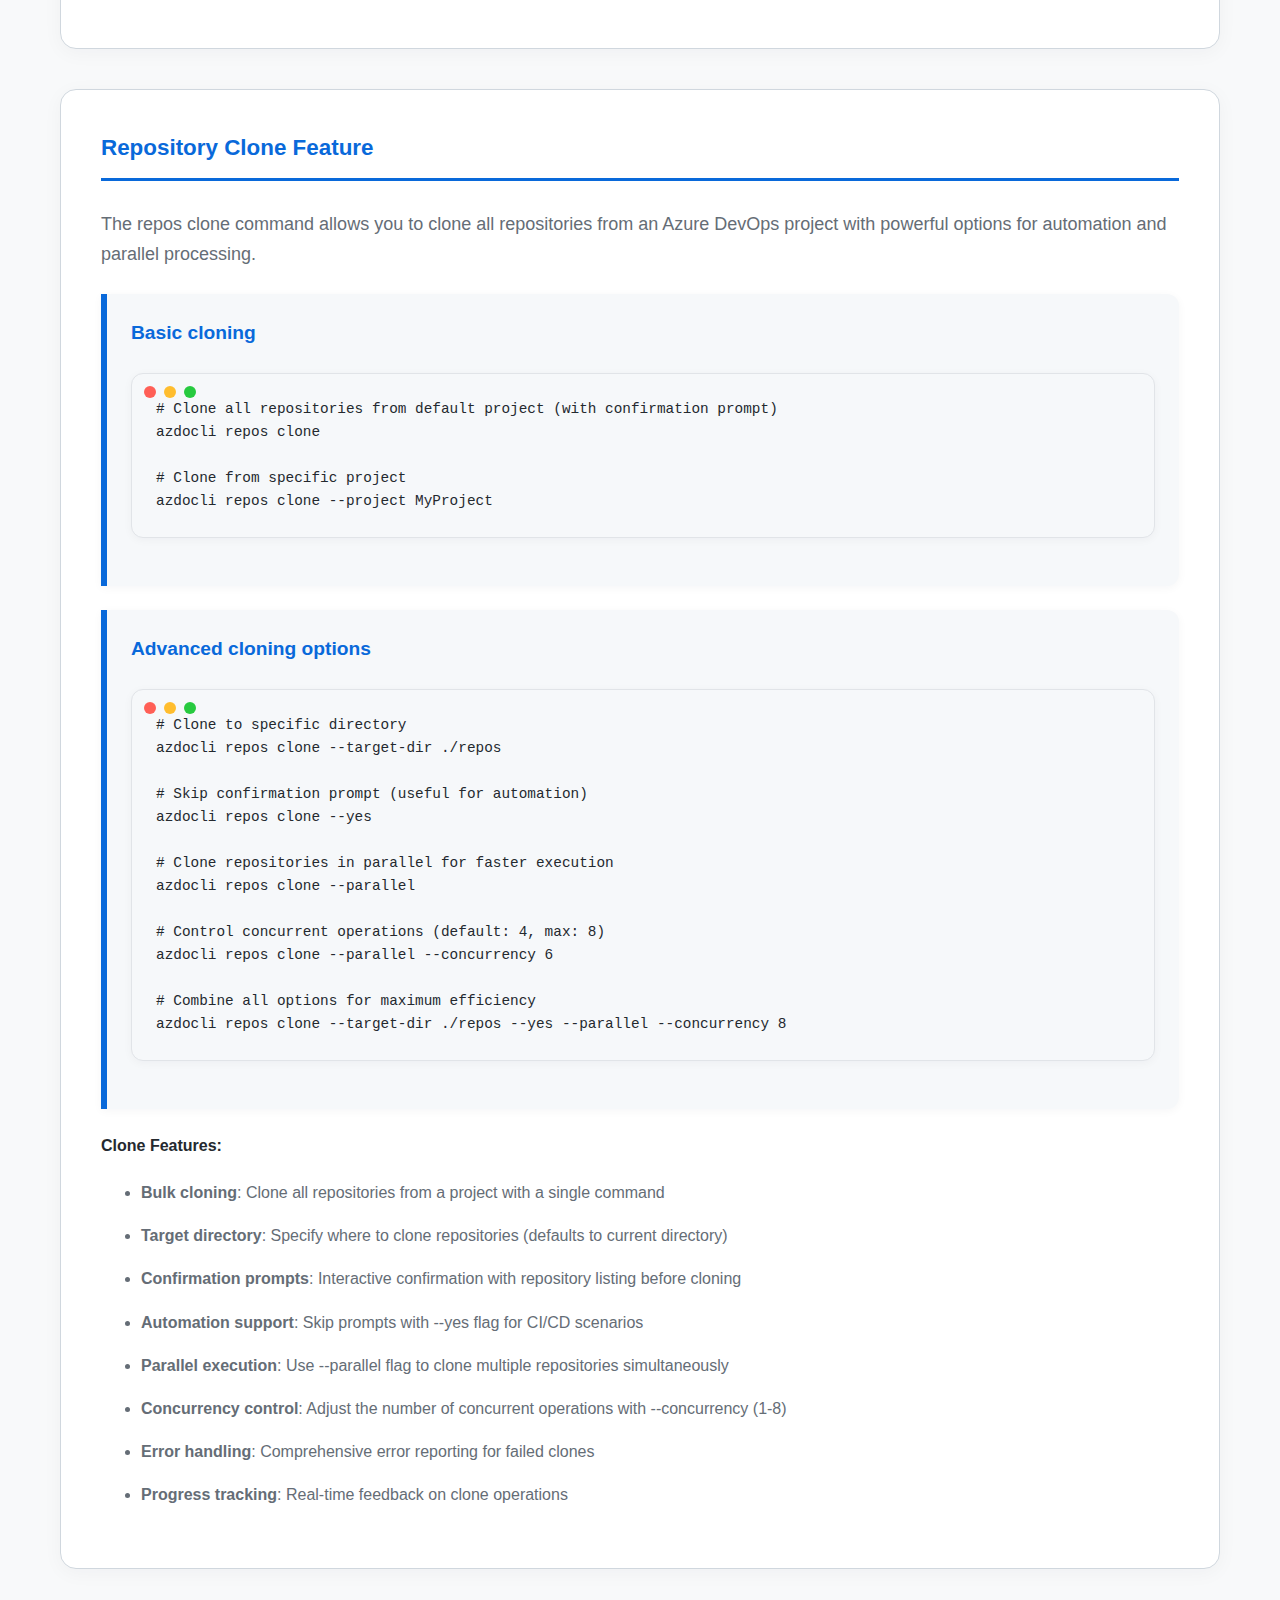
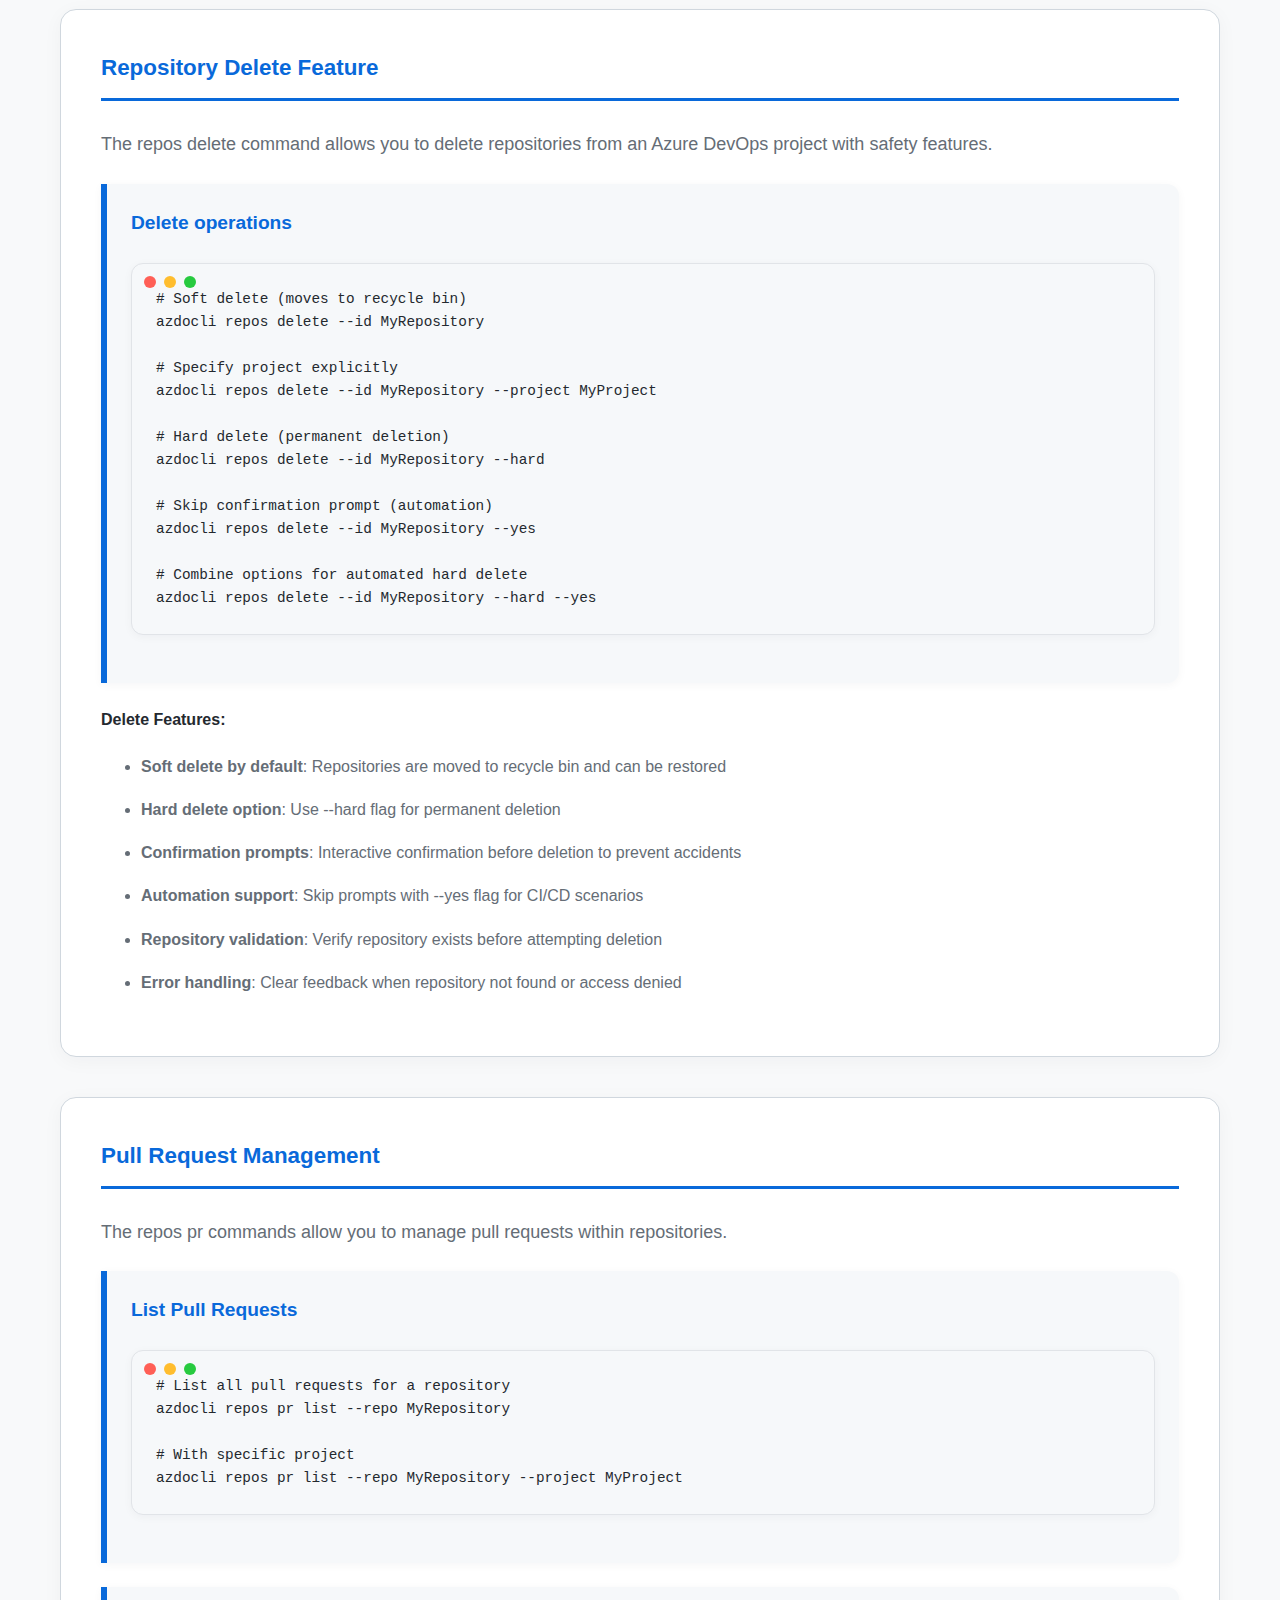
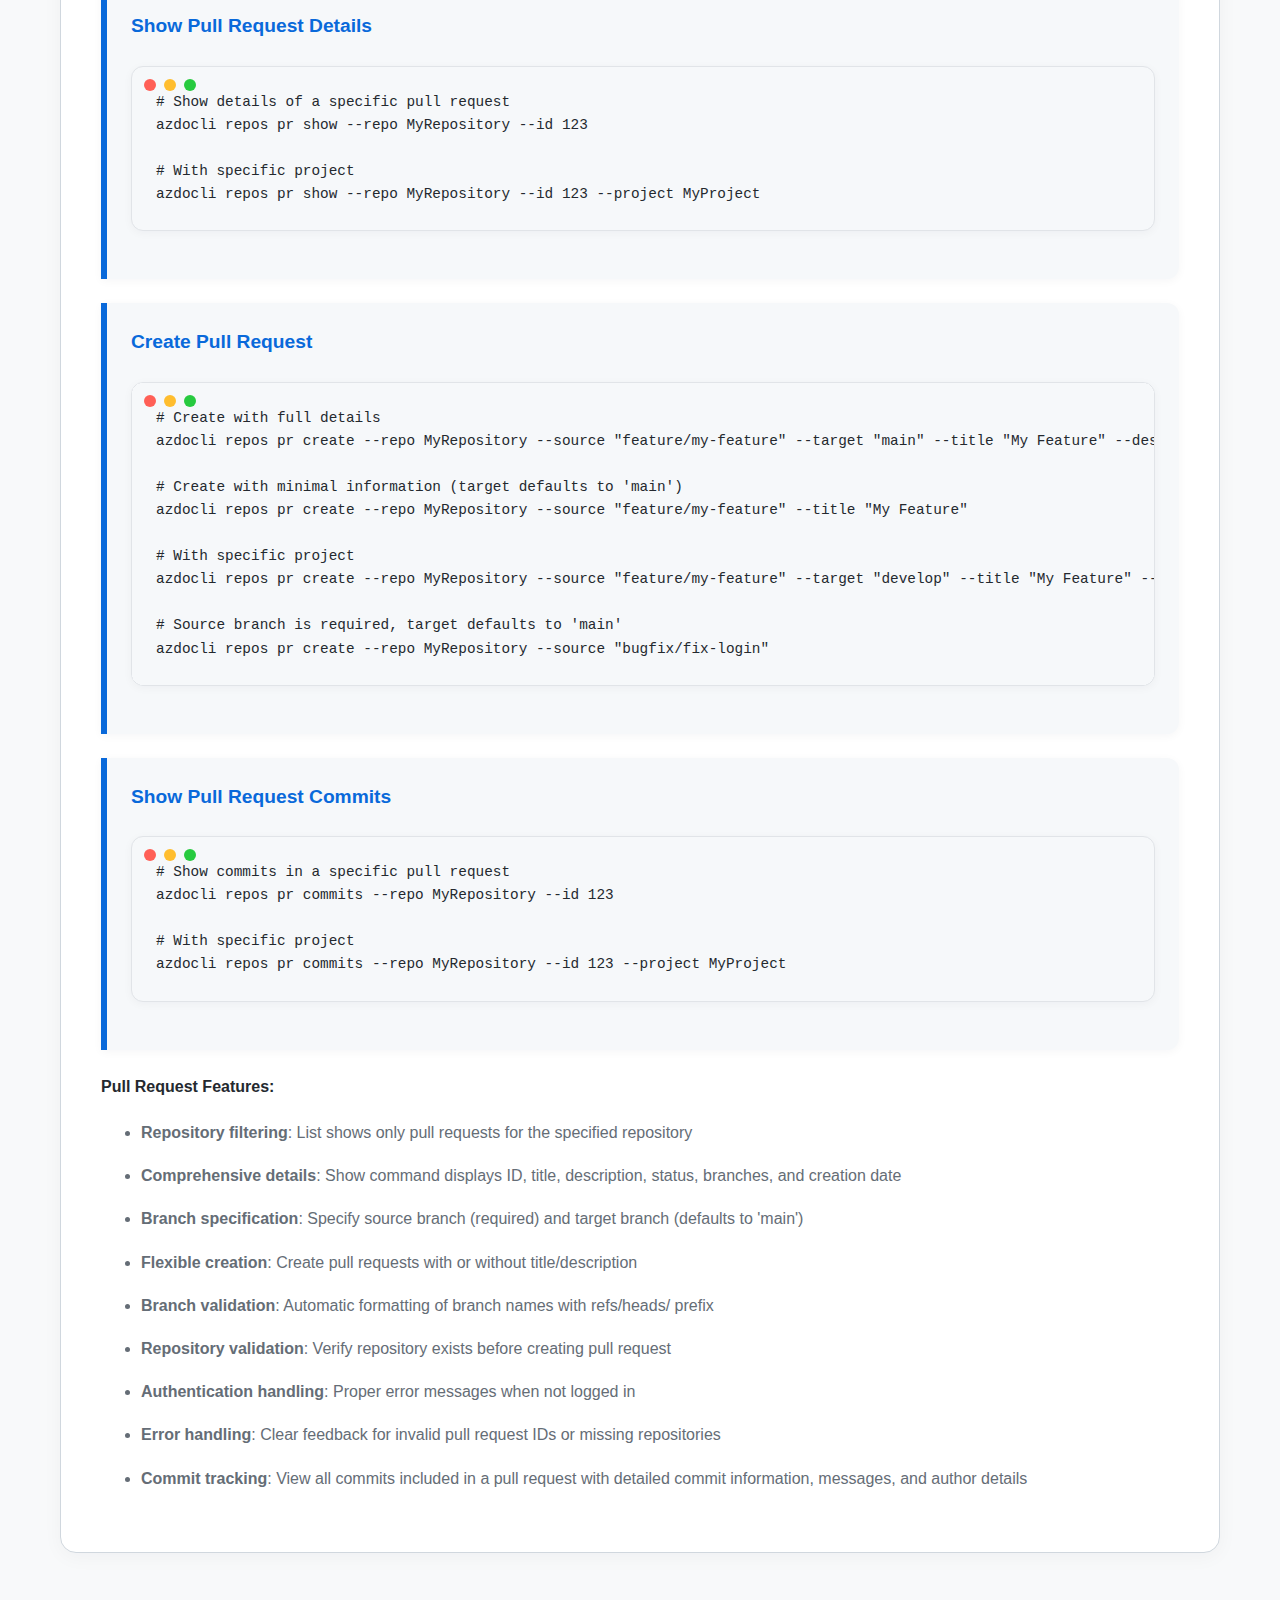
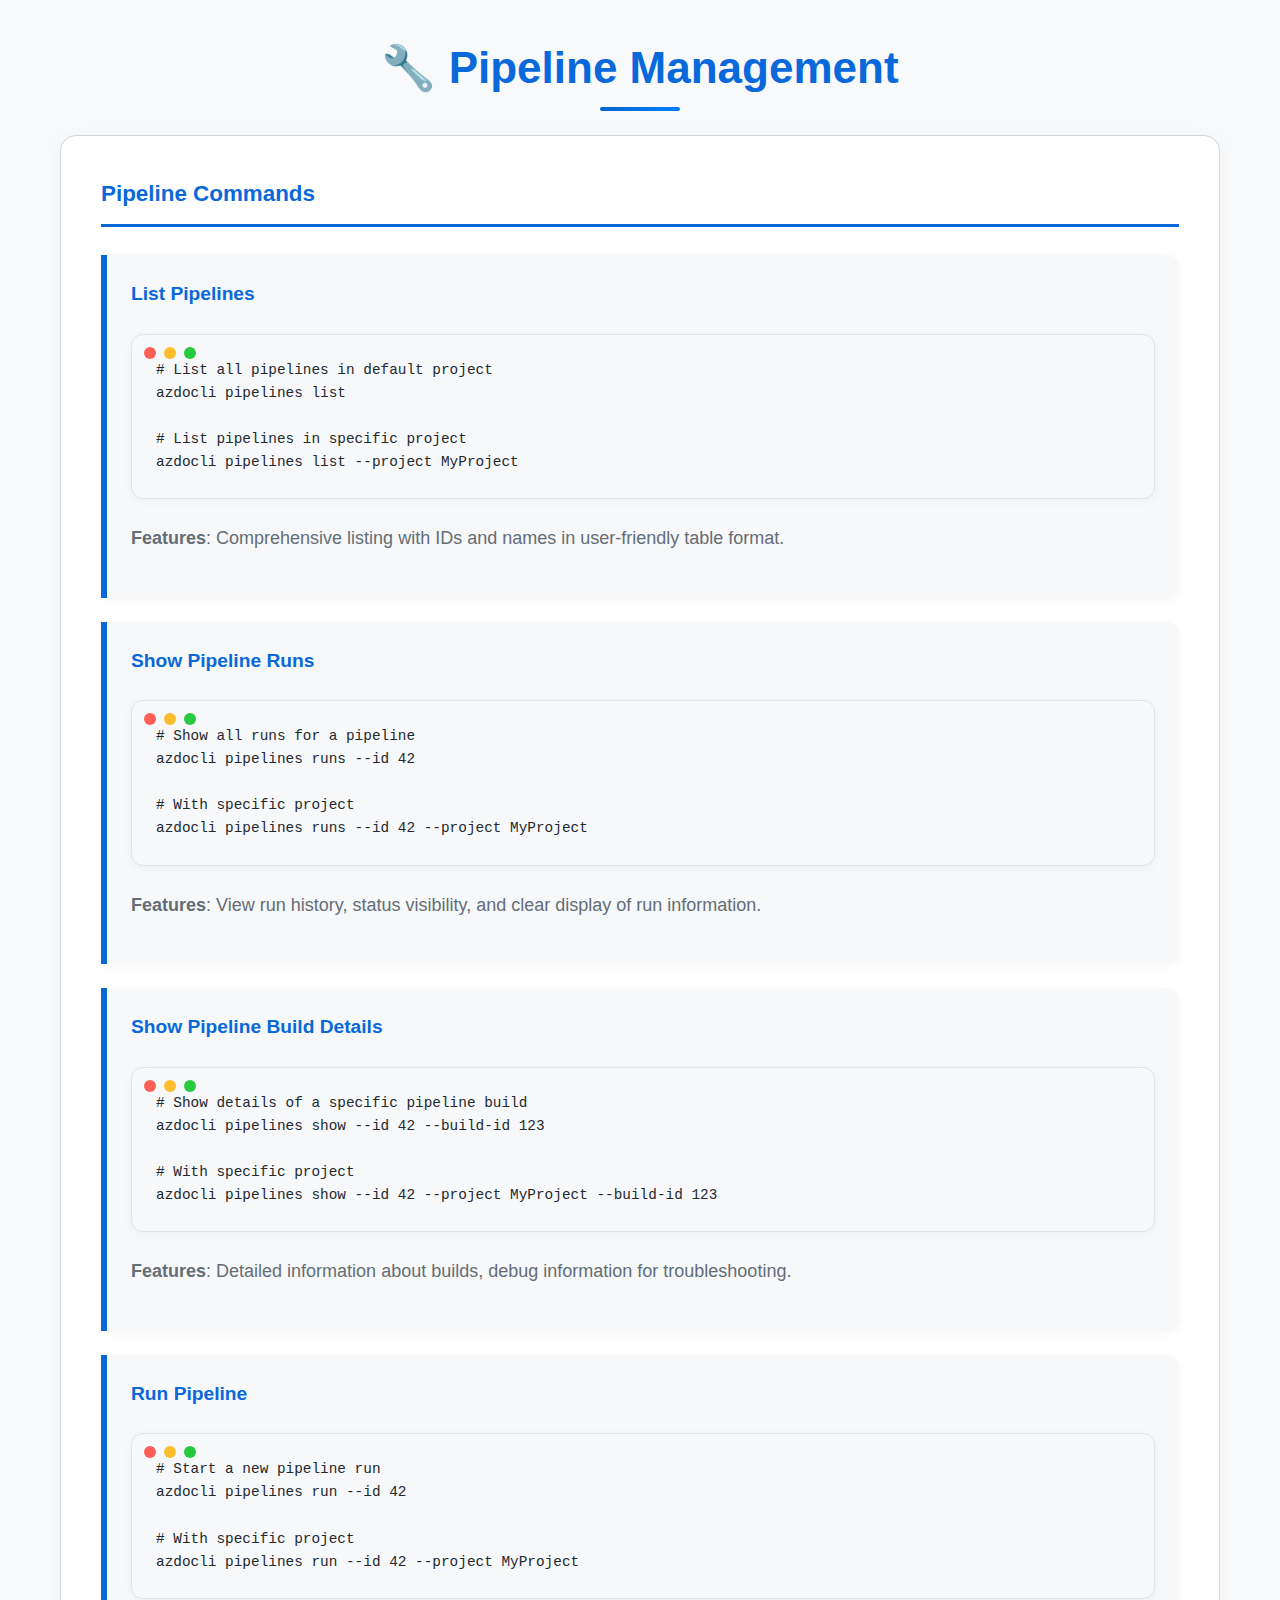
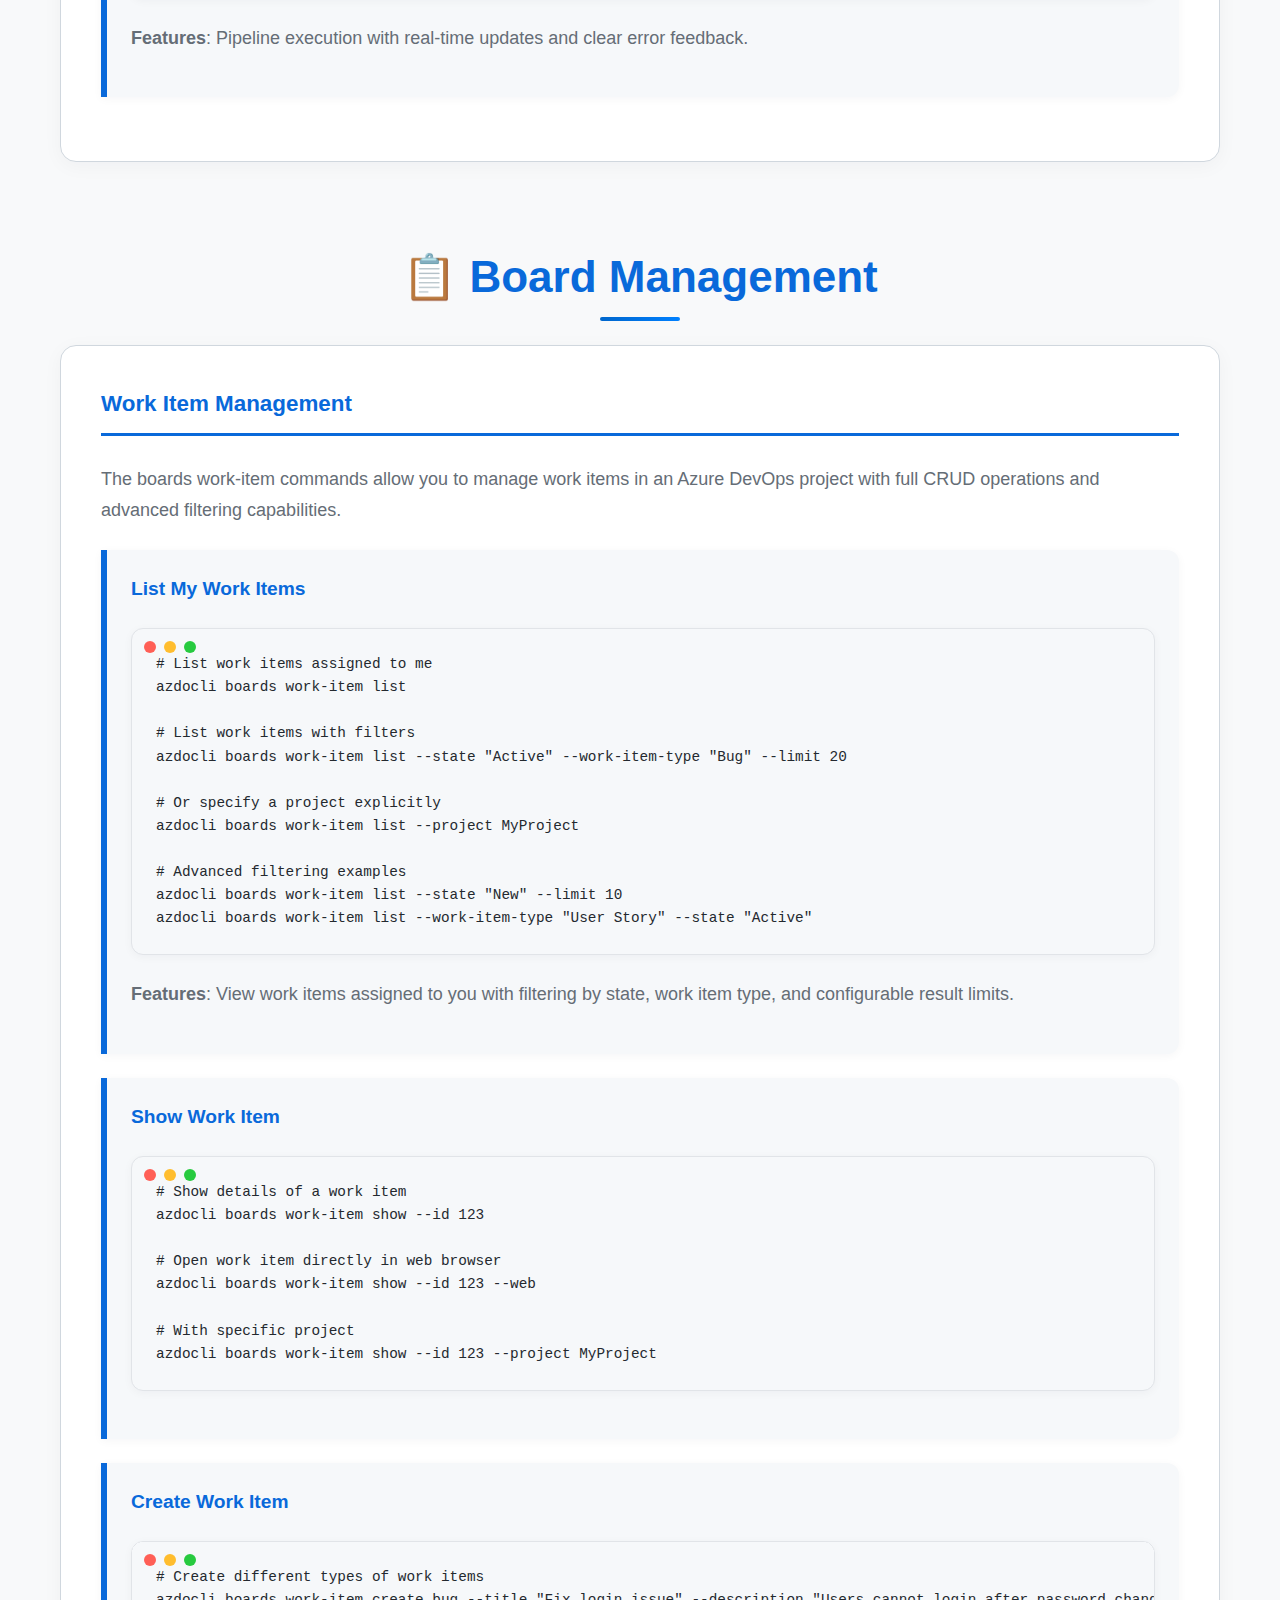
<file: docs/user-guide.html>
<!DOCTYPE html>
<html lang="en">

<head>
    <meta charset="UTF-8">
    <meta name="viewport" content="width=device-width, initial-scale=1.0">
    <title>User Guide - Azure DevOps CLI</title>
    <link rel="stylesheet" href="styles.css">
</head>

<body>
    <header>
        <div class="container">
            <h1>📖 User Guide</h1>
            <p class="subtitle">Complete guide to Azure DevOps CLI features and commands</p>
        </div>
    </header>
    <nav>
        <div class="container">
            <ul>
                <li><a href="index.html">Home</a></li>
                <li><a href="#installation">Installation</a></li>
                <li><a href="#authentication">Authentication</a></li>
                <li><a href="#projects">Projects</a></li>
                <li><a href="#repositories">Repositories</a></li>
                <li><a href="#pipelines">Pipelines</a></li>
                <li><a href="#boards">Boards</a></li>
                <li><a href="#testing">Testing</a></li>
            </ul>
            <button class="theme-toggle" onclick="toggleTheme()" aria-label="Toggle dark mode">
                🌙
            </button>
        </div>
    </nav>
    <main class="container">
        <section id="getting-started">
            <h2>🚀 Getting Started</h2>
            <p>Azure DevOps CLI (azdocli) provides a powerful command-line interface for interacting with Azure DevOps
                services. This guide covers all features and commands available in the tool.</p>
        </section>

        <section id="installation">
            <h2>📦 Installation</h2>
            <div class="command-section">
                <h3>Installation Methods</h3>
                <p>Choose the installation method that works best for your system:</p>

                <div class="command-example">
                    <h4>🚀 Quick Install (Recommended)</h4>
                    <p><strong>Linux and macOS:</strong></p>
                    <pre><code>curl -sSL https://christianhelle.com/azdocli/install | bash</code></pre>
                    <p><strong>Windows (PowerShell):</strong></p>
                    <pre><code>iwr -useb https://christianhelle.com/azdocli/install.ps1 | iex</code></pre>
                    <p>These one-liner commands automatically download and install the latest release for your platform.</p>
                </div>

                <div class="command-example">
                    <h4>From crates.io</h4>
                    <pre><code>cargo install azdocli</code></pre>
                    <p>Install using Cargo. It requires Rust and Cargo to be installed on your system.</p>
                </div>

                <div class="command-example">
                    <h4>Using Snap (Linux)</h4>
                    <pre><code>snap install azdocli</code></pre>
                    <p>On Linux systems with Snap support, you can install azdocli directly from the Snap Store. This
                        method provides automatic updates and easy installation.</p>
                </div>

                <div class="command-example">
                    <h4>From GitHub Releases</h4>
                    <p>Download pre-built binaries for your platform:</p>
                    <ul>
                        <li><strong>Windows:</strong> <code>windows-x64.zip</code> or <code>windows-arm64.zip</code>
                        </li>
                        <li><strong>macOS:</strong> <code>macos-x64.zip</code> or <code>macos-arm64.zip</code></li>
                        <li><strong>Linux:</strong> <code>linux-x64.zip</code> or <code>linux-arm64.zip</code></li>
                    </ul>
                    <p>Visit the <a href="https://github.com/christianhelle/azdocli/releases">GitHub Releases page</a>
                        to download the latest version.</p>
                    <p>Extract the binary from the downloaded archive and add it to your system's PATH.</p>
                </div>
            </div>
        </section>

        <section id="authentication">
            <h2>🔐 Authentication</h2>
            <div class="command-section">
                <h3>Creating a Personal Access Token (PAT)</h3>
                <p>Before using any commands, you need to authenticate with Azure DevOps using a Personal Access Token
                    (PAT). Follow these steps to create one:</p>

                <div class="command-example">
                    <h4>Step 1: Navigate to Personal Access Tokens</h4>
                    <ol>
                        <li>Sign in to your Azure DevOps organization
                            (<code>https://dev.azure.com/{yourorganization}</code>)</li>
                        <li>Click on your profile picture in the top right corner</li>
                        <li>Select <strong>Personal Access Tokens</strong> from the dropdown menu</li>
                    </ol>
                </div>

                <div class="command-example">
                    <h4>Step 2: Create New Token</h4>
                    <ol>
                        <li>Click <strong>+ New Token</strong></li>
                        <li>Enter a descriptive name (e.g., "azdocli-token")</li>
                        <li>Select your organization</li>
                        <li>Set expiration date (recommended: 90 days or less)</li>
                        <li>Configure the required scopes:</li>
                    </ol>
                    <h5>Required Scopes:</h5>
                    <ul>
                        <li><strong>Code:</strong> Read & write (for repository operations)</li>
                        <li><strong>Build:</strong> Read & execute (for pipeline operations)</li>
                        <li><strong>Work Items:</strong> Read & write (for board operations)</li>
                        <li><strong>Project and Team:</strong> Read (for project operations)</li>
                    </ul>
                </div>

                <div class="command-example">
                    <h4>Step 3: Save Your Token</h4>
                    <ol>
                        <li>Click <strong>Create</strong></li>
                        <li><strong>⚠️ Important:</strong> Copy the token immediately and store it securely</li>
                        <li>The token will not be shown again</li>
                    </ol>
                    <p><strong>Security Best Practices:</strong></p>
                    <ul>
                        <li>Never commit your PAT to version control</li>
                        <li>Use environment variables or secure storage for automation</li>
                        <li>Regularly rotate your tokens</li>
                        <li>Use the minimum required permissions</li>
                    </ul>
                </div>

                <h3>Login and Logout</h3>
                <p>Once you have your Personal Access Token, you can authenticate with the CLI.</p>

                <div class="command-example">
                    <h4>Login to Azure DevOps</h4>
                    <pre><code>azdocli login</code></pre>
                    <p>This command will prompt you to enter:</p>
                    <ul>
                        <li><strong>Azure DevOps organization name:</strong> Just the organization name (e.g.,
                            "mycompany" from https://dev.azure.com/mycompany)</li>
                        <li><strong>Personal Access Token:</strong> The PAT you created in the previous steps</li>
                    </ul>
                    <p>The CLI will validate your credentials and store them securely for future use.</p>
                </div>

                <div class="command-example">
                    <h4>Logout from Azure DevOps</h4>
                    <pre><code>azdocli logout</code></pre>
                    <p>Clears stored credentials and logs you out of Azure DevOps.</p>
                </div>
            </div>
        </section>

        <section id="projects">
            <h2>📁 Projects and Default Project Management</h2>
            <div class="command-section">
                <h3>Project Commands</h3>
                <p>The project command allows you to set and view a default project, eliminating the need to specify
                    --project for every command.</p>

                <div class="command-example">
                    <h4>Set a default project</h4>
                    <pre><code>azdocli project MyDefaultProject</code></pre>
                </div>

                <div class="command-example">
                    <h4>View the current default project</h4>
                    <pre><code>azdocli project</code></pre>
                </div>

                <h3>Listing Projects</h3>
                <p>List all Azure DevOps projects in your organization using the <code>projects list</code> command. This
                   organization-scoped command authenticates with your stored credentials and displays a formatted table
                   with Name, ID, State, Visibility, and a short Description. Example:</p>

                <div class="command-example">
                    <pre><code>azdocli projects list</code></pre>
                </div>

                <p>Note: <code>azdocli projects list</code> is organization-scoped and does not require a project argument. Make
                   sure you have authenticated with <code>azdocli login</code> before running it.</p>

                <h4>Features:</h4>
                <ul>
                    <li><strong>Persistent storage</strong>: Default project is saved in your user configuration</li>
                    <li><strong>Optional override</strong>: Use --project to override the default for any command</li>
                    <li><strong>All modules supported</strong>: Works with repos, pipelines, boards, and projects</li>
                    <li><strong>Helpful error messages</strong>: Clear feedback when no default is set and no --project
                        is provided</li>
                </ul>
            </div>
        </section>

        <section id="repositories">
            <h2>📦 Repository Management</h2>

            <div class="command-section">
                <h3>Basic Repository Operations</h3>

                <div class="command-example">
                    <h4>List all repositories</h4>
                    <pre><code># List repositories in default project
azdocli repos list

# List repositories in specific project
azdocli repos list --project MyProject</code></pre>
                </div>

                <div class="command-example">
                    <h4>Create a new repository</h4>
                    <pre><code># Create repository in default project
azdocli repos create --name MyNewRepo

# Create repository in specific project
azdocli repos create --name MyNewRepo --project MyProject</code></pre>
                </div>

                <div class="command-example">
                    <h4>Show repository details</h4>
                    <pre><code># Show details using default project
azdocli repos show --id MyRepository

# Show details with specific project
azdocli repos show --id MyRepository --project MyProject</code></pre>
                </div>

                <h4>Show Features:</h4>
                <ul>
                    <li><strong>Comprehensive details</strong>: View repository name, ID, URLs, size, and metadata</li>
                    <li><strong>User-friendly formatting</strong>: Emoji icons and formatted output for better
                        readability</li>
                    <li><strong>Clone URLs</strong>: Display both HTTPS and SSH clone URLs</li>
                    <li><strong>File size formatting</strong>: Automatic conversion to KB/MB for better readability</li>
                    <li><strong>Error handling</strong>: Helpful error messages with suggestions when repository not
                        found</li>
                </ul>
            </div>

            <div class="command-section">
                <h3>Repository Clone Feature</h3>
                <p>The repos clone command allows you to clone all repositories from an Azure DevOps project with
                    powerful options for automation and parallel processing.</p>

                <div class="command-example">
                    <h4>Basic cloning</h4>
                    <pre><code># Clone all repositories from default project (with confirmation prompt)
azdocli repos clone

# Clone from specific project
azdocli repos clone --project MyProject</code></pre>
                </div>

                <div class="command-example">
                    <h4>Advanced cloning options</h4>
                    <pre><code># Clone to specific directory
azdocli repos clone --target-dir ./repos

# Skip confirmation prompt (useful for automation)
azdocli repos clone --yes

# Clone repositories in parallel for faster execution
azdocli repos clone --parallel

# Control concurrent operations (default: 4, max: 8)
azdocli repos clone --parallel --concurrency 6

# Combine all options for maximum efficiency
azdocli repos clone --target-dir ./repos --yes --parallel --concurrency 8</code></pre>
                </div>

                <h4>Clone Features:</h4>
                <ul>
                    <li><strong>Bulk cloning</strong>: Clone all repositories from a project with a single command</li>
                    <li><strong>Target directory</strong>: Specify where to clone repositories (defaults to current
                        directory)</li>
                    <li><strong>Confirmation prompts</strong>: Interactive confirmation with repository listing before
                        cloning</li>
                    <li><strong>Automation support</strong>: Skip prompts with --yes flag for CI/CD scenarios</li>
                    <li><strong>Parallel execution</strong>: Use --parallel flag to clone multiple repositories
                        simultaneously</li>
                    <li><strong>Concurrency control</strong>: Adjust the number of concurrent operations with
                        --concurrency (1-8)</li>
                    <li><strong>Error handling</strong>: Comprehensive error reporting for failed clones</li>
                    <li><strong>Progress tracking</strong>: Real-time feedback on clone operations</li>
                </ul>
            </div>

            <div class="command-section">
                <h3>Repository Delete Feature</h3>
                <p>The repos delete command allows you to delete repositories from an Azure DevOps project with safety
                    features.</p>

                <div class="command-example">
                    <h4>Delete operations</h4>
                    <pre><code># Soft delete (moves to recycle bin)
azdocli repos delete --id MyRepository

# Specify project explicitly
azdocli repos delete --id MyRepository --project MyProject

# Hard delete (permanent deletion)
azdocli repos delete --id MyRepository --hard

# Skip confirmation prompt (automation)
azdocli repos delete --id MyRepository --yes

# Combine options for automated hard delete
azdocli repos delete --id MyRepository --hard --yes</code></pre>
                </div>

                <h4>Delete Features:</h4>
                <ul>
                    <li><strong>Soft delete by default</strong>: Repositories are moved to recycle bin and can be
                        restored</li>
                    <li><strong>Hard delete option</strong>: Use --hard flag for permanent deletion</li>
                    <li><strong>Confirmation prompts</strong>: Interactive confirmation before deletion to prevent
                        accidents</li>
                    <li><strong>Automation support</strong>: Skip prompts with --yes flag for CI/CD scenarios</li>
                    <li><strong>Repository validation</strong>: Verify repository exists before attempting deletion</li>
                    <li><strong>Error handling</strong>: Clear feedback when repository not found or access denied</li>
                </ul>
            </div>

            <div class="command-section">
                <h3>Pull Request Management</h3>
                <p>The repos pr commands allow you to manage pull requests within repositories.</p>

                <div class="command-example">
                    <h4>List Pull Requests</h4>
                    <pre><code># List all pull requests for a repository
azdocli repos pr list --repo MyRepository

# With specific project
azdocli repos pr list --repo MyRepository --project MyProject</code></pre>
                </div>

                <div class="command-example">
                    <h4>Show Pull Request Details</h4>
                    <pre><code># Show details of a specific pull request
azdocli repos pr show --repo MyRepository --id 123

# With specific project
azdocli repos pr show --repo MyRepository --id 123 --project MyProject</code></pre>
                </div>
                <div class="command-example">
                    <h4>Create Pull Request</h4>
                    <pre><code># Create with full details
azdocli repos pr create --repo MyRepository --source "feature/my-feature" --target "main" --title "My Feature" --description "Description"

# Create with minimal information (target defaults to 'main')
azdocli repos pr create --repo MyRepository --source "feature/my-feature" --title "My Feature"

# With specific project
azdocli repos pr create --repo MyRepository --source "feature/my-feature" --target "develop" --title "My Feature" --project MyProject

# Source branch is required, target defaults to 'main'
azdocli repos pr create --repo MyRepository --source "bugfix/fix-login"</code></pre>
                </div>

                <div class="command-example">
                    <h4>Show Pull Request Commits</h4>
                    <pre><code># Show commits in a specific pull request
azdocli repos pr commits --repo MyRepository --id 123

# With specific project
azdocli repos pr commits --repo MyRepository --id 123 --project MyProject</code></pre>
                </div>
                <h4>Pull Request Features:</h4>
                <ul>
                    <li><strong>Repository filtering</strong>: List shows only pull requests for the specified
                        repository</li>
                    <li><strong>Comprehensive details</strong>: Show command displays ID, title, description, status,
                        branches, and creation date</li>
                    <li><strong>Branch specification</strong>: Specify source branch (required) and target branch
                        (defaults to 'main')</li>
                    <li><strong>Flexible creation</strong>: Create pull requests with or without title/description</li>
                    <li><strong>Branch validation</strong>: Automatic formatting of branch names with refs/heads/ prefix
                    </li>
                    <li><strong>Repository validation</strong>: Verify repository exists before creating pull request
                    </li>
                    <li><strong>Authentication handling</strong>: Proper error messages when not logged in</li>
                    <li><strong>Error handling</strong>: Clear feedback for invalid pull request IDs or missing
                        repositories</li>
                    <li><strong>Commit tracking</strong>: View all commits included in a pull request with detailed
                        commit information, messages, and author details</li>
                </ul>
            </div>
        </section>

        <section id="pipelines">
            <h2>🔧 Pipeline Management</h2>

            <div class="command-section">
                <h3>Pipeline Commands</h3>

                <div class="command-example">
                    <h4>List Pipelines</h4>
                    <pre><code># List all pipelines in default project
azdocli pipelines list

# List pipelines in specific project
azdocli pipelines list --project MyProject</code></pre>
                    <p><strong>Features</strong>: Comprehensive listing with IDs and names in user-friendly table
                        format.</p>
                </div>

                <div class="command-example">
                    <h4>Show Pipeline Runs</h4>
                    <pre><code># Show all runs for a pipeline
azdocli pipelines runs --id 42

# With specific project
azdocli pipelines runs --id 42 --project MyProject</code></pre>
                    <p><strong>Features</strong>: View run history, status visibility, and clear display of run
                        information.</p>
                </div>

                <div class="command-example">
                    <h4>Show Pipeline Build Details</h4>
                    <pre><code># Show details of a specific pipeline build
azdocli pipelines show --id 42 --build-id 123

# With specific project
azdocli pipelines show --id 42 --project MyProject --build-id 123</code></pre>
                    <p><strong>Features</strong>: Detailed information about builds, debug information for
                        troubleshooting.</p>
                </div>

                <div class="command-example">
                    <h4>Run Pipeline</h4>
                    <pre><code># Start a new pipeline run
azdocli pipelines run --id 42

# With specific project
azdocli pipelines run --id 42 --project MyProject</code></pre>
                    <p><strong>Features</strong>: Pipeline execution with real-time updates and clear error feedback.
                    </p>
                </div>
            </div>
        </section>

        <section id="boards">
            <h2>📋 Board Management</h2>

            <div class="command-section">
                <h3>Work Item Management</h3>
                <p>The boards work-item commands allow you to manage work items in an Azure DevOps project with full
                    CRUD operations and advanced filtering capabilities.</p>

                <div class="command-example">
                    <h4>List My Work Items</h4>
                    <pre><code># List work items assigned to me
azdocli boards work-item list

# List work items with filters
azdocli boards work-item list --state "Active" --work-item-type "Bug" --limit 20

# Or specify a project explicitly
azdocli boards work-item list --project MyProject

# Advanced filtering examples
azdocli boards work-item list --state "New" --limit 10
azdocli boards work-item list --work-item-type "User Story" --state "Active"</code></pre>
                    <p><strong>Features</strong>: View work items assigned to you with filtering by state, work item type, and configurable result limits.</p>
                </div>

                <div class="command-example">
                    <h4>Show Work Item</h4>
                    <pre><code># Show details of a work item
azdocli boards work-item show --id 123

# Open work item directly in web browser
azdocli boards work-item show --id 123 --web

# With specific project
azdocli boards work-item show --id 123 --project MyProject</code></pre>
                </div>

                <div class="command-example">
                    <h4>Create Work Item</h4>
                    <pre><code># Create different types of work items
azdocli boards work-item create bug --title "Fix login issue" --description "Users cannot login after password change"
azdocli boards work-item create task --title "Update documentation"
azdocli boards work-item create user-story --title "User registration feature"
azdocli boards work-item create feature --title "New reporting dashboard"
azdocli boards work-item create epic --title "Mobile application development"</code></pre>
                    <p>Supported types: bug, task, user-story, feature, epic</p>
                </div>

                <div class="command-example">
                    <h4>Update Work Item</h4>
                    <pre><code># Update work item fields
azdocli boards work-item update --id 123 --title "New title" --state "Active" --priority 2</code></pre>
                </div>

                <div class="command-example">
                    <h4>Delete Work Item</h4>
                    <pre><code># Permanent delete
azdocli boards work-item delete --id 123

# Soft delete (changes state to "Removed")
azdocli boards work-item delete --id 123 --soft-delete</code></pre>
                </div>

                <h4>Work Item Features:</h4>
                <ul>
                    <li><strong>Full CRUD operations</strong>: Create, read, update, and delete work items</li>
                    <li><strong>List my work items</strong>: View work items assigned to you with advanced filtering options</li>
                    <li><strong>Multiple work item types</strong>: Support for bug, task, user story, feature, and epic
                    </li>
                    <li><strong>Advanced filtering</strong>: Filter by state, work item type, and limit number of results</li>
                    <li><strong>Web integration</strong>: Open work items directly in browser with --web option</li>
                    <li><strong>Soft delete</strong>: Option to change state to "Removed" instead of permanent deletion
                    </li>
                    <li><strong>Field updates</strong>: Update title, description, state, and priority</li>
                    <li><strong>Default project support</strong>: Use with default project or specify --project
                        explicitly</li>
                    <li><strong>Error handling</strong>: Clear feedback when work item not found or access denied</li>
                    <li><strong>WIQL integration</strong>: Uses Azure DevOps Work Item Query Language for efficient data retrieval</li>
                </ul>
            </div>
        </section>

        <section id="testing">
            <h2>🧪 Testing</h2>
            <div class="command-section">
                <h3>Integration Tests</h3>
                <p>The project includes integration tests that verify core functionality against a real Azure DevOps
                    instance.</p>

                <div class="command-example">
                    <h4>Setting up Test Configuration</h4>
                    <p>Create a test configuration file:</p>
                    <pre><code># Copy the template
cp test_config.json.template test_config.json

# Edit with your Azure DevOps details
{
  "organization": "your-organization-name",
  "pat": "your-personal-access-token", 
  "project": "your-test-project-name"
}</code></pre>
                </div>

                <div class="command-example">
                    <h4>Running Tests</h4>
                    <pre><code># Run all tests including integration tests
cargo test -- --ignored

# Run specific repository tests
cargo test test_create_show_clone_delete_repository -- --ignored

# Run regular unit tests only
cargo test</code></pre>
                </div>

                <h4>Test Coverage:</h4>
                <ul>
                    <li><strong>Create</strong>: Creates new repositories in your Azure DevOps project</li>
                    <li><strong>Show</strong>: Retrieves and verifies repository details</li>
                    <li><strong>Clone</strong>: Attempts to clone repositories to temporary directory</li>
                    <li><strong>Delete</strong>: Performs hard delete to clean up test repositories</li>
                </ul>

                <div class="command-example">
                    <h4>Security Notes</h4>
                    <ul>
                        <li>The test_config.json file is automatically ignored by Git</li>
                        <li>Store your PAT securely and never commit it to version control</li>
                        <li>Use a PAT with minimal required permissions (repository read/write)</li>
                        <li>Consider using a dedicated test organization or project</li>
                    </ul>
                </div>
            </div>
        </section>

        <section id="building">
            <h2>🔨 Building from Source</h2>
            <div class="command-section">
                <h3>Development Setup</h3>
                <div class="command-example">
                    <h4>Build Process</h4>
                    <pre><code># Clone the repository
git clone https://github.com/christianhelle/azdocli.git
cd azdocli

# Build the project
cargo build

# Run tests
cargo test

# Run the CLI
cargo run -- &lt;command&gt;</code></pre>
                </div>
            </div>
        </section>
    </main>

    <footer>
        <div class="container">
            <p>&copy; 2024 Azure DevOps CLI. Built with ❤️ using Rust.</p>
            <p><a href="index.html">Home</a> | <a href="contributing.html">Contributing</a> | <a
                    href="https://github.com/christianhelle/azdocli">GitHub</a></p>
        </div>
    </footer>

    <script>
        // Dark mode toggle functionality
        function toggleTheme() {
            const currentTheme = document.documentElement.getAttribute('data-theme');
            const newTheme = currentTheme === 'dark' ? 'light' : 'dark';
            
            document.documentElement.setAttribute('data-theme', newTheme);
            localStorage.setItem('theme', newTheme);
            
            // Update toggle button icon
            const toggleButton = document.querySelector('.theme-toggle');
            toggleButton.textContent = newTheme === 'dark' ? '☀️' : '🌙';
        }

        // Initialize theme on page load
        function initTheme() {
            const savedTheme = localStorage.getItem('theme');
            const systemPrefersDark = window.matchMedia('(prefers-color-scheme: dark)').matches;
            const theme = savedTheme || (systemPrefersDark ? 'dark' : 'light');
            
            document.documentElement.setAttribute('data-theme', theme);
            
            // Update toggle button icon
            const toggleButton = document.querySelector('.theme-toggle');
            if (toggleButton) {
                toggleButton.textContent = theme === 'dark' ? '☀️' : '🌙';
            }
        }

        // Listen for system theme changes
        window.matchMedia('(prefers-color-scheme: dark)').addEventListener('change', (e) => {
            if (!localStorage.getItem('theme')) {
                const theme = e.matches ? 'dark' : 'light';
                document.documentElement.setAttribute('data-theme', theme);
                const toggleButton = document.querySelector('.theme-toggle');
                if (toggleButton) {
                    toggleButton.textContent = theme === 'dark' ? '☀️' : '🌙';
                }
            }
        });

        // Initialize theme when DOM is ready
        if (document.readyState === 'loading') {
            document.addEventListener('DOMContentLoaded', initTheme);
        } else {
            initTheme();
        }
    </script>
</body>

</html>
</file>
<file: docs/styles.css>
/* CSS Custom Properties for theming */
:root {
    /* Light theme colors */
    --bg-primary: #ffffff;
    --bg-secondary: #f8f9fa;
    --bg-tertiary: #f6f8fa;
    --text-primary: #24292f;
    --text-secondary: #656d76;
    --text-tertiary: #8b949e;
    --border-primary: #d0d7de;
    --border-secondary: #e1e4e8;
    --accent-primary: #0969da;
    --accent-secondary: #0550ae;
    --accent-tertiary: #218bff;
    --gradient-start: #0066cc;
    --gradient-end: #0080ff;
    --shadow-light: rgba(31, 35, 40, 0.04);
    --shadow-medium: rgba(31, 35, 40, 0.15);
    --shadow-heavy: rgba(31, 35, 40, 0.25);
    --nav-bg: rgba(255, 255, 255, 0.95);
    --footer-bg: #24292f;
}

/* Dark theme colors */
[data-theme="dark"] {
    --bg-primary: #0d1117;
    --bg-secondary: #161b22;
    --bg-tertiary: #21262d;
    --text-primary: #f0f6fc;
    --text-secondary: #7d8590;
    --text-tertiary: #656d76;
    --border-primary: #30363d;
    --border-secondary: #21262d;
    --accent-primary: #58a6ff;
    --accent-secondary: #1f6feb;
    --accent-tertiary: #79c0ff;
    --gradient-start: #1f6feb;
    --gradient-end: #58a6ff;
    --shadow-light: rgba(1, 4, 9, 0.15);
    --shadow-medium: rgba(1, 4, 9, 0.3);
    --shadow-heavy: rgba(1, 4, 9, 0.45);
    --nav-bg: rgba(13, 17, 23, 0.95);
    --footer-bg: #010409;
}

/* Auto dark mode based on system preference */
@media (prefers-color-scheme: dark) {
    :root:not([data-theme="light"]) {
        --bg-primary: #0d1117;
        --bg-secondary: #161b22;
        --bg-tertiary: #21262d;
        --text-primary: #f0f6fc;
        --text-secondary: #7d8590;
        --text-tertiary: #656d76;
        --border-primary: #30363d;
        --border-secondary: #21262d;
        --accent-primary: #58a6ff;
        --accent-secondary: #1f6feb;
        --accent-tertiary: #79c0ff;
        --gradient-start: #1f6feb;
        --gradient-end: #58a6ff;
        --shadow-light: rgba(1, 4, 9, 0.15);
        --shadow-medium: rgba(1, 4, 9, 0.3);
        --shadow-heavy: rgba(1, 4, 9, 0.45);
        --nav-bg: rgba(13, 17, 23, 0.95);
        --footer-bg: #010409;
    }
}

/* Reset and base styles */
* {
    margin: 0;
    padding: 0;
    box-sizing: border-box;
}

body {
    font-family: -apple-system, BlinkMacSystemFont, 'Segoe UI', Roboto, 'Helvetica Neue', Arial, sans-serif;
    line-height: 1.6;
    color: var(--text-primary);
    background-color: var(--bg-secondary);
    transition: background-color 0.3s ease, color 0.3s ease;
}

.container {
    max-width: 1200px;
    margin: 0 auto;
    padding: 0 20px;
}

/* Header */
header {
    background: linear-gradient(135deg, var(--gradient-start), var(--gradient-end));
    color: white;
    padding: 3rem 0;
    text-align: center;
    position: relative;
    overflow: hidden;
}

header::before {
    content: '';
    position: absolute;
    top: 0;
    left: 0;
    right: 0;
    bottom: 0;
    background: linear-gradient(135deg, transparent 0%, rgba(255, 255, 255, 0.1) 50%, transparent 100%);
    animation: shimmer 3s ease-in-out infinite;
}

@keyframes shimmer {
    0%, 100% { transform: translateX(-100%); }
    50% { transform: translateX(100%); }
}

header h1 {
    font-size: 3.5rem;
    margin-bottom: 0.75rem;
    font-weight: 800;
    position: relative;
    z-index: 1;
    text-shadow: 0 2px 4px rgba(0, 0, 0, 0.3);
}

.subtitle {
    font-size: 1.3rem;
    margin-bottom: 1.5rem;
    opacity: 0.95;
    position: relative;
    z-index: 1;
    font-weight: 400;
    color: white;
}

.badges {
    display: flex;
    justify-content: center;
    gap: 12px;
    flex-wrap: wrap;
    position: relative;
    z-index: 1;
}

.badges img {
    height: 22px;
    border-radius: 4px;
    transition: transform 0.2s ease;
}

.badges img:hover {
    transform: scale(1.05);
}

/* Navigation */
nav {
    background-color: var(--nav-bg);
    backdrop-filter: blur(10px);
    box-shadow: 0 2px 8px var(--shadow-light);
    position: sticky;
    top: 0;
    z-index: 100;
    border-bottom: 1px solid var(--border-primary);
}

nav .container {
    display: flex;
    justify-content: space-between;
    align-items: center;
}

nav ul {
    list-style: none;
    display: flex;
    justify-content: center;
    flex-wrap: wrap;
    gap: 1rem;
    padding: 1rem 0;
}

nav a {
    text-decoration: none;
    color: var(--text-primary);
    font-weight: 500;
    padding: 0.75rem 1.25rem;
    border-radius: 8px;
    transition: all 0.3s ease;
    position: relative;
    display: inline-block;
}

nav a:hover {
    background-color: var(--accent-primary);
    color: white;
    transform: translateY(-1px);
    box-shadow: 0 4px 12px var(--shadow-medium);
}

/* Dark mode toggle */
.theme-toggle {
    background: none;
    border: 2px solid var(--border-primary);
    border-radius: 50px;
    padding: 0.5rem;
    cursor: pointer;
    display: flex;
    align-items: center;
    justify-content: center;
    width: 50px;
    height: 50px;
    transition: all 0.3s ease;
    color: var(--text-primary);
    font-size: 1.2rem;
}

.theme-toggle:hover {
    border-color: var(--accent-primary);
    background-color: var(--accent-primary);
    color: white;
    transform: rotate(180deg);
}

/* Main content */
main {
    padding: 4rem 0;
}

section {
    margin-bottom: 5rem;
}

h2 {
    font-size: 2.75rem;
    margin-bottom: 2rem;
    color: var(--accent-primary);
    text-align: center;
    font-weight: 700;
    position: relative;
}

h2::after {
    content: '';
    position: absolute;
    bottom: -8px;
    left: 50%;
    transform: translateX(-50%);
    width: 80px;
    height: 4px;
    background: linear-gradient(90deg, var(--gradient-start), var(--gradient-end));
    border-radius: 2px;
}

h3 {
    font-size: 1.6rem;
    margin-bottom: 1.25rem;
    color: var(--text-primary);
    font-weight: 600;
}

p {
    margin-bottom: 1.25rem;
    font-size: 1.125rem;
    line-height: 1.7;
    color: var(--text-secondary);
}

/* Feature grid */
.feature-grid {
    display: grid;
    grid-template-columns: repeat(auto-fit, minmax(380px, 1fr));
    gap: 2.5rem;
    margin-top: 3rem;
}

.feature-card {
    background: var(--bg-primary);
    padding: 2.5rem;
    border-radius: 16px;
    box-shadow: 0 4px 20px var(--shadow-light);
    transition: all 0.4s ease;
    border: 1px solid var(--border-primary);
    position: relative;
    overflow: hidden;
}

.feature-card::before {
    content: '';
    position: absolute;
    top: 0;
    left: 0;
    right: 0;
    height: 4px;
    background: linear-gradient(90deg, var(--gradient-start), var(--gradient-end));
    transform: scaleX(0);
    transition: transform 0.3s ease;
}

.feature-card:hover::before {
    transform: scaleX(1);
}

.feature-card:hover {
    transform: translateY(-8px);
    box-shadow: 0 12px 40px var(--shadow-medium);
    border-color: var(--accent-primary);
}

.feature-card h3 {
    color: var(--accent-primary);
    margin-bottom: 1.25rem;
    font-size: 1.4rem;
}

.feature-card p {
    color: var(--text-secondary);
    line-height: 1.7;
}

/* Installation methods */
.install-methods {
    display: grid;
    grid-template-columns: repeat(auto-fit, minmax(420px, 1fr));
    gap: 2.5rem;
    margin-top: 3rem;
}

.install-card {
    background: var(--bg-primary);
    padding: 2.5rem;
    border-radius: 16px;
    box-shadow: 0 4px 20px var(--shadow-light);
    border: 1px solid var(--border-primary);
    transition: all 0.3s ease;
}

.install-card:hover {
    transform: translateY(-4px);
    box-shadow: 0 8px 30px var(--shadow-medium);
}

.install-card h3 {
    color: var(--accent-primary);
    margin-bottom: 1.25rem;
    font-size: 1.4rem;
}

.install-card ul {
    margin: 1.25rem 0;
    padding-left: 2.5rem;
}

.install-card li {
    margin-bottom: 1rem;
    line-height: 1.7;
    color: var(--text-secondary);
}

/* Usage steps */
.usage-steps {
    display: grid;
    gap: 2.5rem;
    margin-top: 3rem;
}

.step {
    background: var(--bg-primary);
    padding: 2.5rem;
    border-radius: 16px;
    box-shadow: 0 4px 20px var(--shadow-light);
    border-left: 6px solid var(--accent-primary);
    border: 1px solid var(--border-primary);
    transition: all 0.3s ease;
    position: relative;
}

.step:hover {
    transform: translateX(8px);
    box-shadow: 0 8px 30px var(--shadow-medium);
}

.step h3 {
    color: var(--accent-primary);
    margin-bottom: 1.25rem;
    font-size: 1.4rem;
}

/* Code blocks */
pre {
    background-color: var(--bg-tertiary);
    border: 1px solid var(--border-secondary);
    border-radius: 12px;
    padding: 1.5rem;
    overflow-x: auto;
    margin: 1.5rem 0;
    position: relative;
    box-shadow: 0 2px 10px var(--shadow-light);
}

pre::before {
    content: '';
    position: absolute;
    top: 12px;
    left: 12px;
    width: 12px;
    height: 12px;
    border-radius: 50%;
    background: #ff5f56;
    box-shadow: 20px 0 #ffbd2e, 40px 0 #27ca3f;
}

code {
    font-family: 'Fira Code', 'Monaco', 'Menlo', 'Ubuntu Mono', monospace;
    font-size: 0.9rem;
    background-color: var(--bg-tertiary);
    color: var(--text-primary);
    padding: 0.3rem 0.6rem;
    border-radius: 6px;
    border: 1px solid var(--border-secondary);
    font-weight: 500;
}

pre code {
    background: none;
    border: none;
    padding: 0;
    color: var(--text-primary);
}

/* Buttons */
.button {
    display: inline-block;
    background: linear-gradient(135deg, var(--accent-primary), var(--accent-tertiary));
    color: white;
    text-decoration: none;
    padding: 1rem 2rem;
    border-radius: 12px;
    font-weight: 600;
    font-size: 1.1rem;
    transition: all 0.3s ease;
    box-shadow: 0 4px 15px var(--shadow-medium);
    position: relative;
    overflow: hidden;
}

.button::before {
    content: '';
    position: absolute;
    top: 0;
    left: -100%;
    width: 100%;
    height: 100%;
    background: linear-gradient(90deg, transparent, rgba(255, 255, 255, 0.2), transparent);
    transition: left 0.5s;
}

.button:hover::before {
    left: 100%;
}

.button:hover {
    transform: translateY(-3px);
    box-shadow: 0 8px 25px var(--shadow-heavy);
}

/* Documentation links */
.doc-links {
    display: grid;
    grid-template-columns: repeat(auto-fit, minmax(320px, 1fr));
    gap: 2.5rem;
    margin-top: 3rem;
}

.doc-link {
    background: var(--bg-primary);
    padding: 2.5rem;
    border-radius: 16px;
    box-shadow: 0 4px 20px var(--shadow-light);
    text-decoration: none;
    color: inherit;
    transition: all 0.4s ease;
    display: block;
    border: 1px solid var(--border-primary);
    position: relative;
    overflow: hidden;
}

.doc-link::before {
    content: '';
    position: absolute;
    top: 0;
    left: 0;
    right: 0;
    height: 4px;
    background: linear-gradient(90deg, var(--gradient-start), var(--gradient-end));
    transform: scaleX(0);
    transition: transform 0.3s ease;
}

.doc-link:hover::before {
    transform: scaleX(1);
}

.doc-link:hover {
    transform: translateY(-8px);
    box-shadow: 0 12px 40px var(--shadow-medium);
    border-color: var(--accent-primary);
}

.doc-link h3 {
    color: var(--accent-primary);
    margin-bottom: 0.75rem;
    font-size: 1.4rem;
}

.doc-link p {
    margin: 0;
    color: var(--text-secondary);
    line-height: 1.6;
}

/* Footer */
footer {
    background-color: var(--footer-bg);
    color: white;
    text-align: center;
    padding: 3rem 0;
    margin-top: 6rem;
    border-top: 1px solid var(--border-primary);
}

footer a {
    color: var(--accent-tertiary);
    text-decoration: none;
    transition: color 0.3s ease;
}

footer a:hover {
    color: white;
    text-decoration: underline;
}

/* Responsive design */
@media (max-width: 768px) {
    header h1 {
        font-size: 2.5rem;
    }
    
    .subtitle {
        font-size: 1.1rem;
    }
    
    nav .container {
        flex-direction: column;
        gap: 1rem;
    }
    
    nav ul {
        flex-direction: column;
        align-items: center;
        gap: 0.5rem;
    }
    
    .feature-grid,
    .install-methods,
    .doc-links {
        grid-template-columns: 1fr;
    }
    
    .container {
        padding: 0 15px;
    }

    .feature-card,
    .install-card,
    .doc-link,
    .step {
        padding: 1.5rem;
    }

    h2 {
        font-size: 2.25rem;
    }
}

/* Table styles for user guide */
table {
    width: 100%;
    border-collapse: collapse;
    margin: 1.5rem 0;
    background: var(--bg-primary);
    border-radius: 12px;
    overflow: hidden;
    box-shadow: 0 4px 20px var(--shadow-light);
    border: 1px solid var(--border-primary);
}

th, td {
    padding: 1.25rem;
    text-align: left;
    border-bottom: 1px solid var(--border-secondary);
}

th {
    background-color: var(--bg-tertiary);
    font-weight: 600;
    color: var(--text-primary);
    font-size: 1.1rem;
}

td {
    color: var(--text-secondary);
}

tr:hover {
    background-color: var(--bg-secondary);
}

tr:last-child td {
    border-bottom: none;
}

/* Lists styling */
ul, ol {
    margin: 1.25rem 0;
    padding-left: 2rem;
}

ol {
    padding-left: 2.5rem; /* Extra padding for numbered lists */
}

li {
    margin-bottom: 0.75rem;
    line-height: 1.7;
    color: var(--text-secondary);
}

/* Command reference styling */
.command-section {
    background: var(--bg-primary);
    padding: 2.5rem;
    border-radius: 16px;
    box-shadow: 0 4px 20px var(--shadow-light);
    margin-bottom: 2.5rem;
    border: 1px solid var(--border-primary);
    transition: all 0.3s ease;
}

.command-section:hover {
    box-shadow: 0 8px 30px var(--shadow-medium);
}

.command-section h3 {
    color: var(--accent-primary);
    border-bottom: 3px solid var(--accent-primary);
    padding-bottom: 0.75rem;
    margin-bottom: 1.75rem;
    font-size: 1.4rem;
}

.command-section ul, .command-section ol {
    margin: 1.25rem 0;
    padding-left: 2.5rem;
}

.command-section ol {
    padding-left: 3rem; /* Extra padding for numbered lists in command sections */
}

.command-section li {
    margin-bottom: 1rem;
    line-height: 1.7;
}

.command-example {
    background-color: var(--bg-tertiary);
    border-left: 6px solid var(--accent-primary);
    padding: 1.5rem;
    margin: 1.5rem 0;
    border-radius: 0 12px 12px 0;
    box-shadow: 0 2px 10px var(--shadow-light);
}

.command-example h4 {
    color: var(--accent-primary);
    margin-bottom: 0.75rem;
    font-size: 1.2rem;
}

.command-example ul, .command-example ol {
    margin: 1.25rem 0;
    padding-left: 2.5rem;
}

.command-example ol {
    padding-left: 3rem; /* Extra padding for numbered lists in command examples */
}

.command-example li {
    margin-bottom: 1rem;
    line-height: 1.7;
}

/* Smooth scrolling */
html {
    scroll-behavior: smooth;
}

/* Selection styles */
::selection {
    background-color: var(--accent-primary);
    color: white;
}

/* Focus styles for accessibility */
*:focus-visible {
    outline: 2px solid var(--accent-primary);
    outline-offset: 2px;
}
</file>
